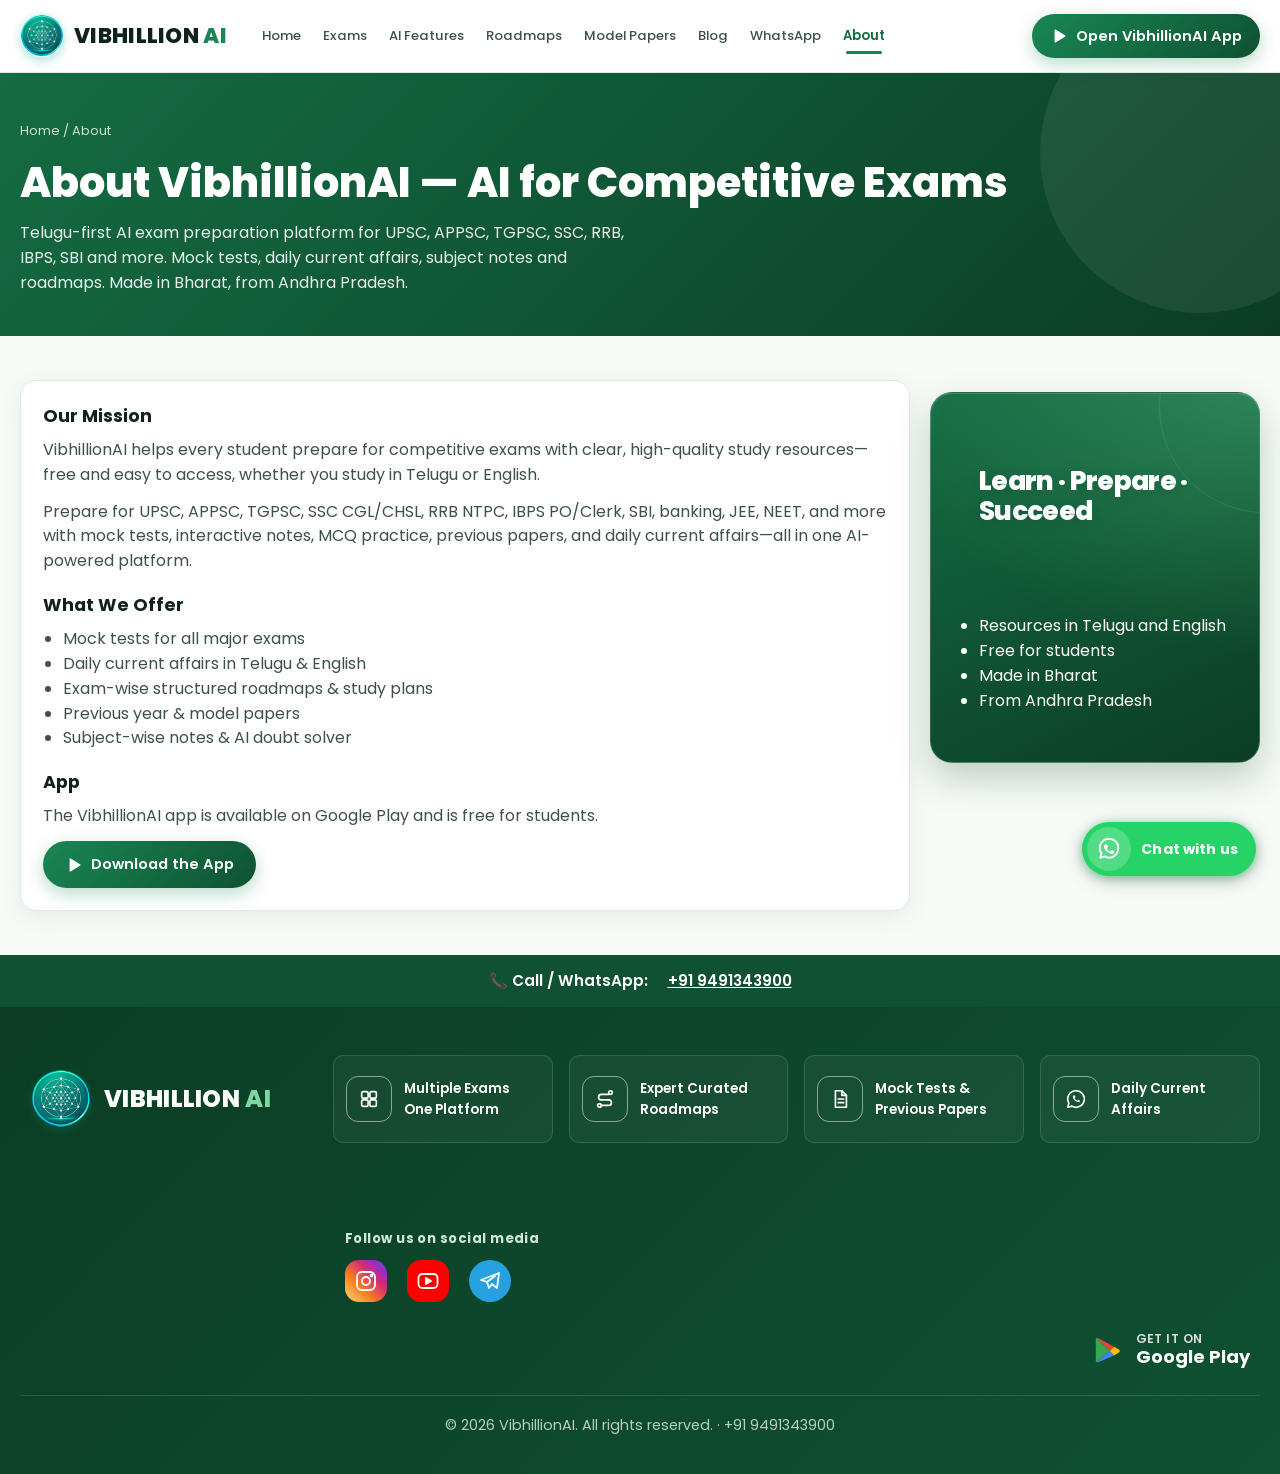
<file: about.html>
<!doctype html>
<html lang="en">
<head>
<meta charset="utf-8">
<meta name="viewport" content="width=device-width,initial-scale=1">
<title>About VibhillionAI — Telugu-First AI Exam Preparation Platform from Andhra Pradesh</title>
<meta name="description" content="VibhillionAI is a free Telugu-first AI platform for UPSC, APPSC, TGPSC, SSC, RRB, IBPS &amp; all competitive exams. Mock tests, current affairs, notes &amp; roadmaps. Made in Bharat, from Andhra Pradesh.">
<meta name="robots" content="index, follow">
<link rel="canonical" href="https://www.vibhillionai.com/about.html">
<meta property="og:type" content="website">
<meta property="og:url" content="https://www.vibhillionai.com/about.html">
<meta property="og:title" content="About VibhillionAI — Free AI Exam Prep from Andhra Pradesh">
<meta property="og:description" content="Telugu-first AI platform for all competitive exams. Free mock tests, daily current affairs &amp; study material.">
<meta property="og:site_name" content="VibhillionAI">
<meta name="twitter:card" content="summary_large_image">
<meta name="twitter:title" content="About VibhillionAI">
<meta name="twitter:description" content="Telugu-first free AI exam preparation platform from Andhra Pradesh.">
<meta name="theme-color" content="#146c43">
<link rel="icon" href="assets/vibhillion-mark.png" type="image/png">
<link rel="stylesheet" href="assets/css/style.css">
</head>
<body data-page="about">
<header id="site-header"></header>
<main>
<section class="page-hero"><div class="container">
  <div class="crumbs"><a href="index.html">Home</a> / About</div>
    <h1>About VibhillionAI — AI for Competitive Exams</h1>
  <p>Telugu-first AI exam preparation platform for UPSC, APPSC, TGPSC, SSC, RRB, IBPS, SBI and more. Mock tests, daily current affairs, subject notes and roadmaps. Made in Bharat, from Andhra Pradesh.</p>
</div></section><section><div class="container split">
  <div class="card panel prose">
    <h3 style="margin-top:0">Our Mission</h3>
    <p>VibhillionAI helps every student prepare for competitive exams with clear, high-quality study resources—free and easy to access, whether you study in Telugu or English.</p>
    <p>Prepare for UPSC, APPSC, TGPSC, SSC CGL/CHSL, RRB NTPC, IBPS PO/Clerk, SBI, banking, JEE, NEET, and more with mock tests, interactive notes, MCQ practice, previous papers, and daily current affairs—all in one AI-powered platform.</p>
    <h3>What We Offer</h3>
    <ul class="checks" style="color:var(--ink2)">
      <li>Mock tests for all major exams</li>
      <li>Daily current affairs in Telugu &amp; English</li>
      <li>Exam-wise structured roadmaps &amp; study plans</li>
      <li>Previous year &amp; model papers</li>
      <li>Subject-wise notes &amp; AI doubt solver</li>
    </ul>
    <h3>App</h3>
    <p>The VibhillionAI app is available on Google Play and is free for students.</p>
    <a class="btn btn-primary" data-play href="#" target="_blank" rel="noopener"><span data-icon="play"></span> Download the App</a>
  </div>
  <aside class="plan-card">
    <h3>Learn · Prepare · Succeed</h3>
    <p>Your Success, Our Mission.</p>
    <ul class="checks"><li>Resources in Telugu and English</li><li>Free for students</li><li>Made in Bharat</li><li>From Andhra Pradesh</li></ul>
    <span class="hand">Better Prep<br>Bigger Dreams</span>
  </aside>
</div></section>
</main>
<footer id="site-footer"></footer>
<script src="assets/js/data.js"></script>
<script src="assets/js/main.js"></script>
</body>
</html>
</file>
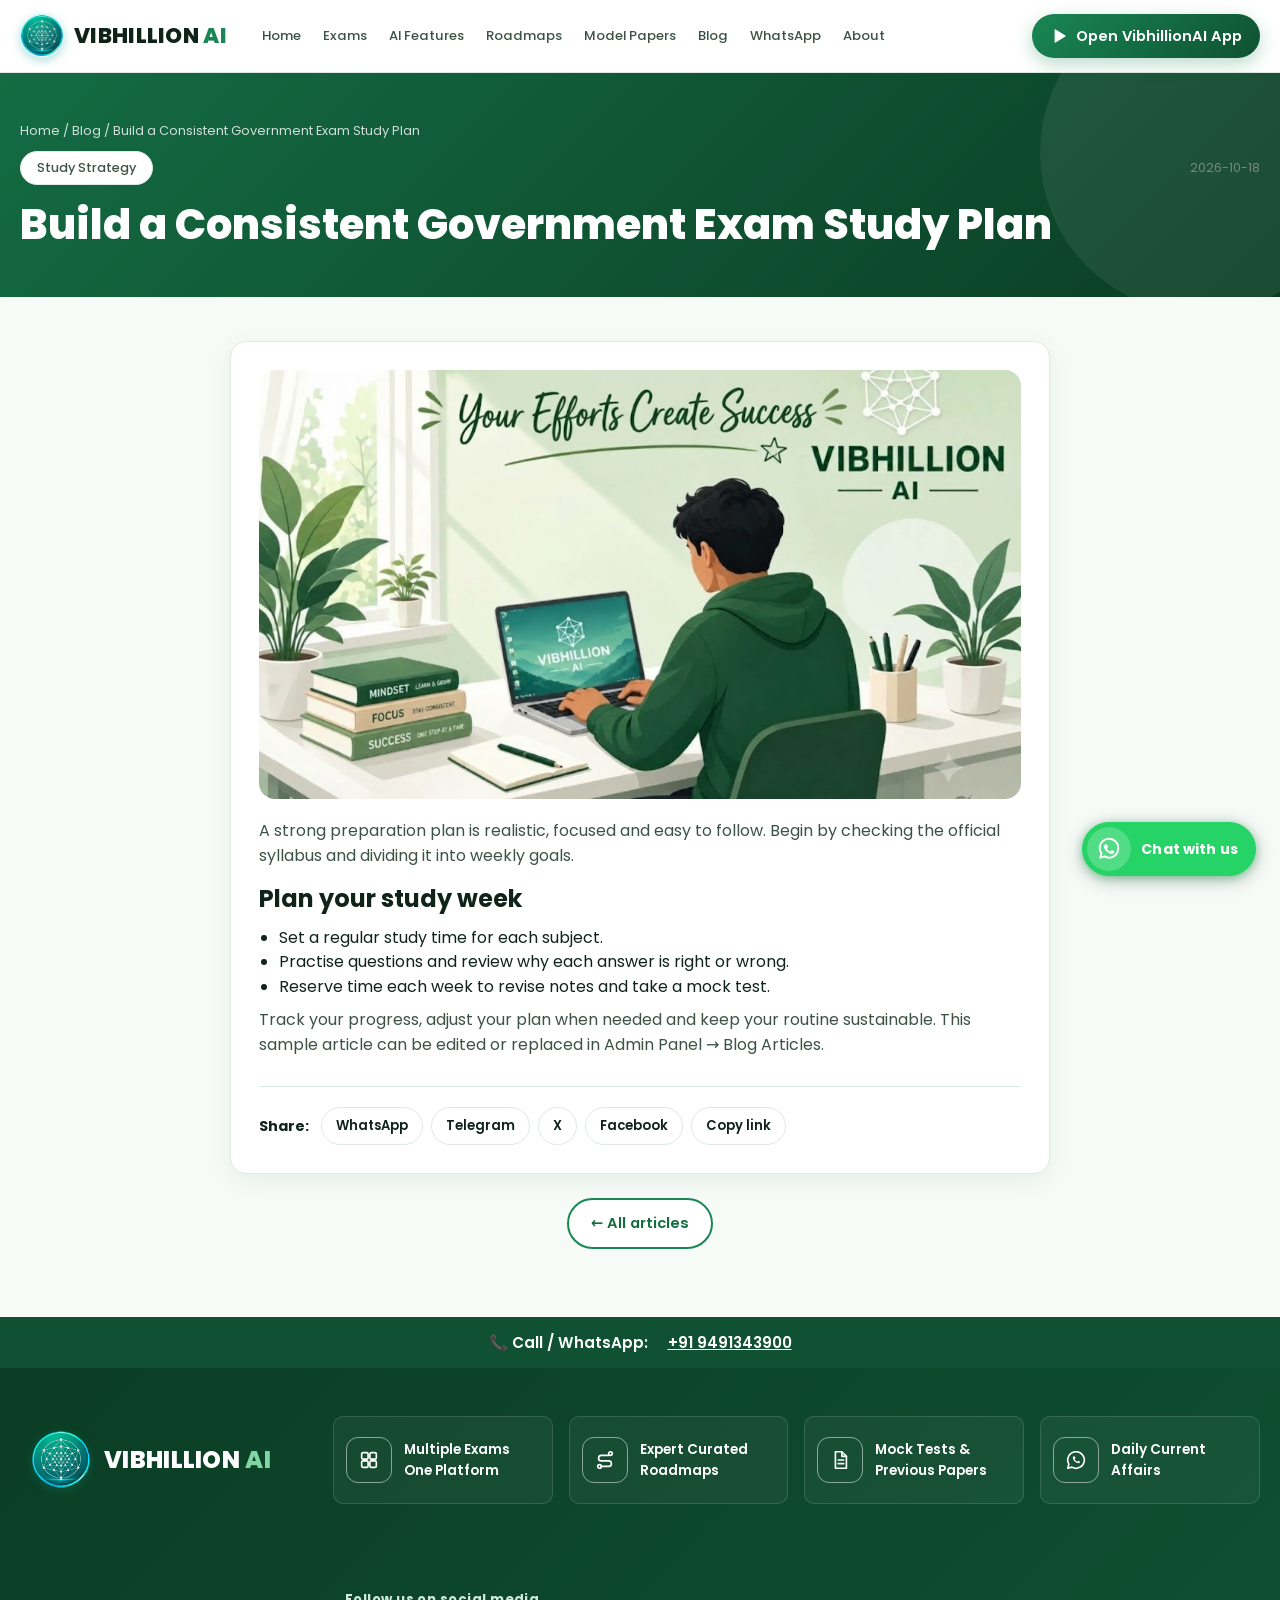
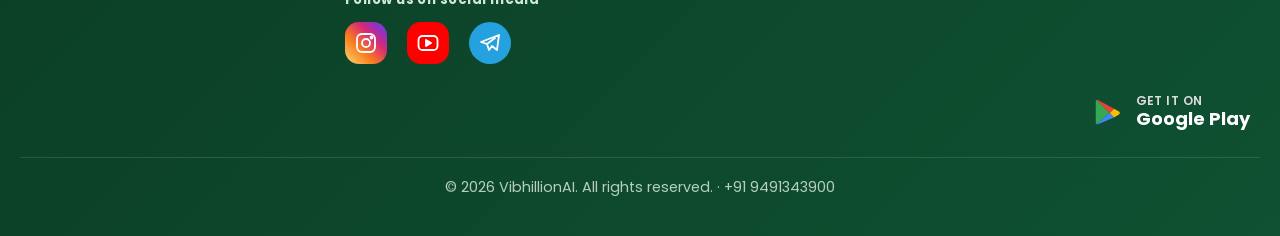
<file: article.html>
<!doctype html>
<html lang="en">
<head>
<meta charset="utf-8">
<meta name="viewport" content="width=device-width,initial-scale=1">
<title>Article — VibhillionAI</title>
<meta name="description" content="Exam preparation article from VibhillionAI — strategy, current affairs and tips in Telugu and English.">
<meta name="robots" content="index, follow">
<meta property="og:type" content="article">
<meta property="og:site_name" content="VibhillionAI">
<meta name="twitter:card" content="summary_large_image">
<meta name="theme-color" content="#146c43">
<link rel="icon" href="assets/vibhillion-mark.png" type="image/png">
<link rel="stylesheet" href="assets/css/style.css">
</head>
<body data-page="article">
<header id="site-header"></header>
<main>
<section class="page-hero"><div class="container" id="article-hero"></div></section>
<section><div class="container"><article class="card panel prose" id="article-body" style="max-width:820px;margin:0 auto;padding:28px"></article>
<div style="text-align:center;margin:24px 0"><a class="btn btn-outline" href="blog.html">← All articles</a></div>
</div></section>
</main>
<footer id="site-footer"></footer>
<script src="assets/js/data.js"></script>
<script src="assets/js/main.js"></script>
</body>
</html>
</file>
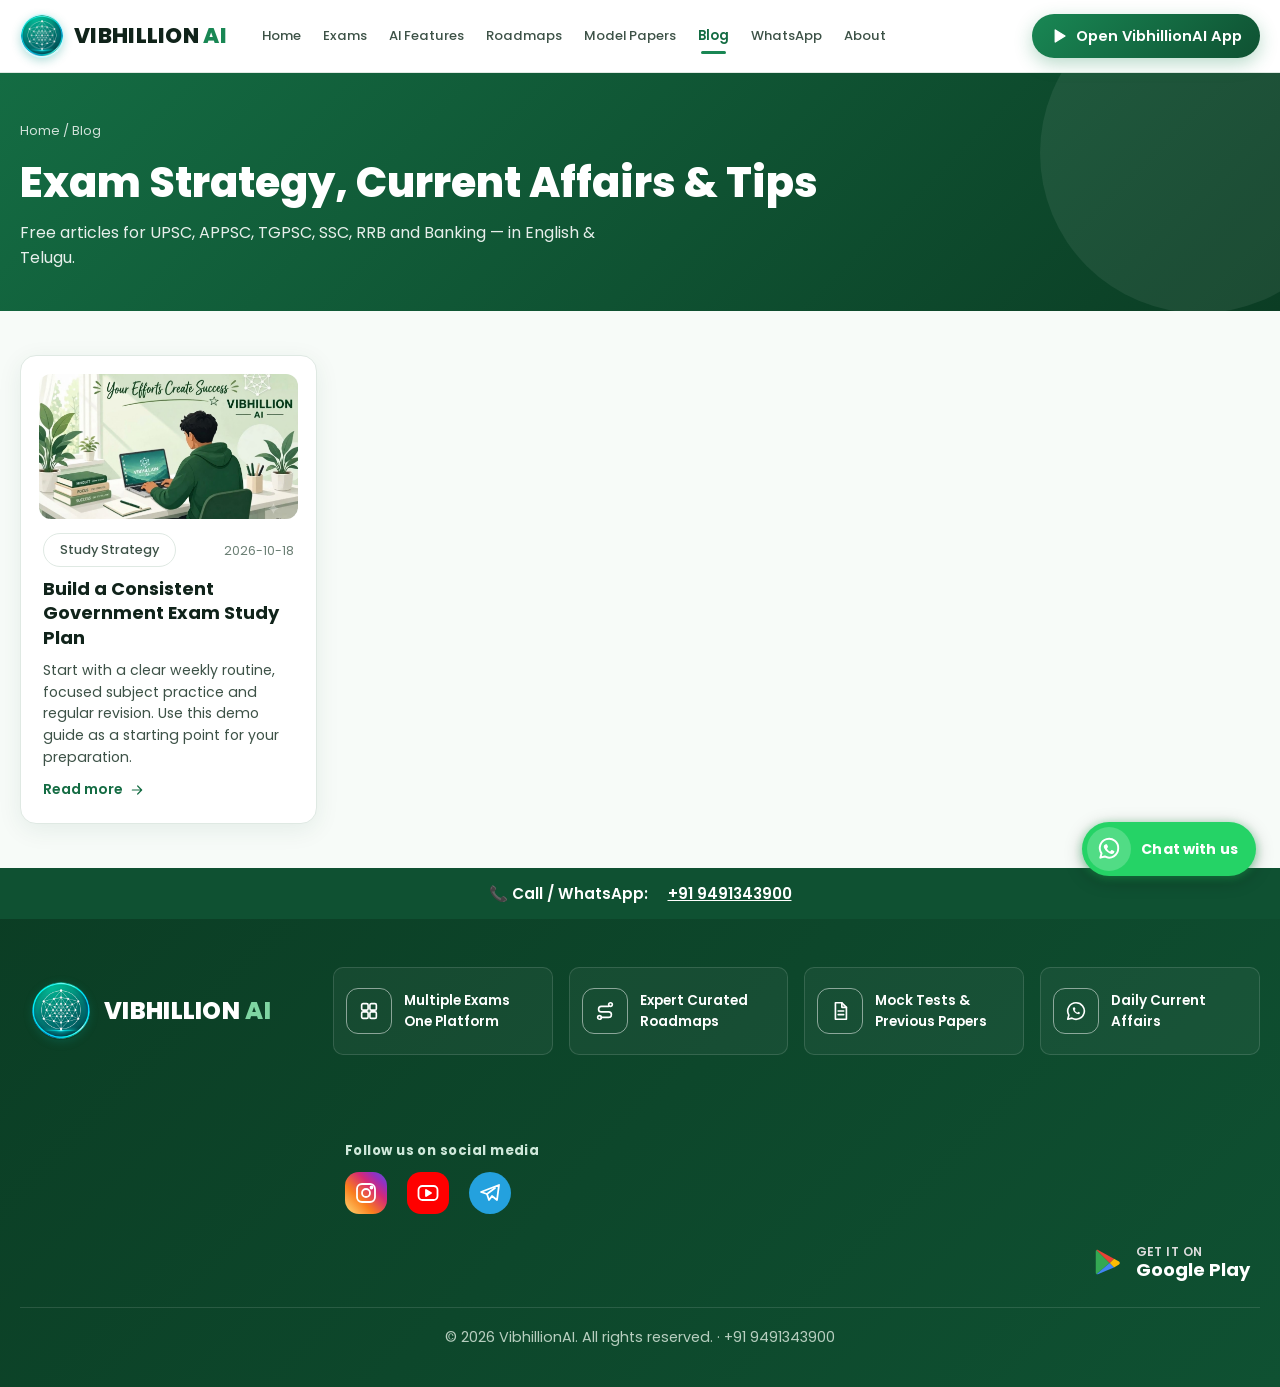
<file: blog.html>
<!doctype html>
<html lang="en">
<head>
<meta charset="utf-8">
<meta name="viewport" content="width=device-width,initial-scale=1">
<title>Blog — Exam Strategy, Current Affairs &amp; Tips | VibhillionAI</title>
<meta name="description" content="Free articles on APPSC, TGPSC, UPSC, SSC, RRB preparation strategy, daily current affairs and exam tips in Telugu and English.">
<meta name="robots" content="index, follow">
<link rel="canonical" href="https://www.vibhillionai.com/blog.html">
<meta property="og:type" content="website">
<meta property="og:url" content="https://www.vibhillionai.com/blog.html">
<meta property="og:title" content="Blog — Exam Strategy &amp; Current Affairs | VibhillionAI">
<meta property="og:description" content="APPSC, TGPSC, UPSC strategy articles and current affairs tips in Telugu &amp; English.">
<meta property="og:site_name" content="VibhillionAI">
<meta name="twitter:card" content="summary_large_image">
<meta name="theme-color" content="#146c43">
<link rel="icon" href="assets/vibhillion-mark.png" type="image/png">
<link rel="stylesheet" href="assets/css/style.css">
</head>
<body data-page="blog">
<header id="site-header"></header>
<main>
<section class="page-hero"><div class="container">
  <div class="crumbs"><a href="index.html">Home</a> / <span>Blog</span></div>
  <h1>Exam Strategy, Current Affairs &amp; Tips</h1>
  <p>Free articles for UPSC, APPSC, TGPSC, SSC, RRB and Banking — in English &amp; Telugu.</p>
</div></section>
<section><div class="container">
  <div id="blog-list" class="blog-grid"></div>
</div></section>
</main>
<footer id="site-footer"></footer>
<script src="assets/js/data.js"></script>
<script src="assets/js/main.js"></script>
</body>
</html>
</file>
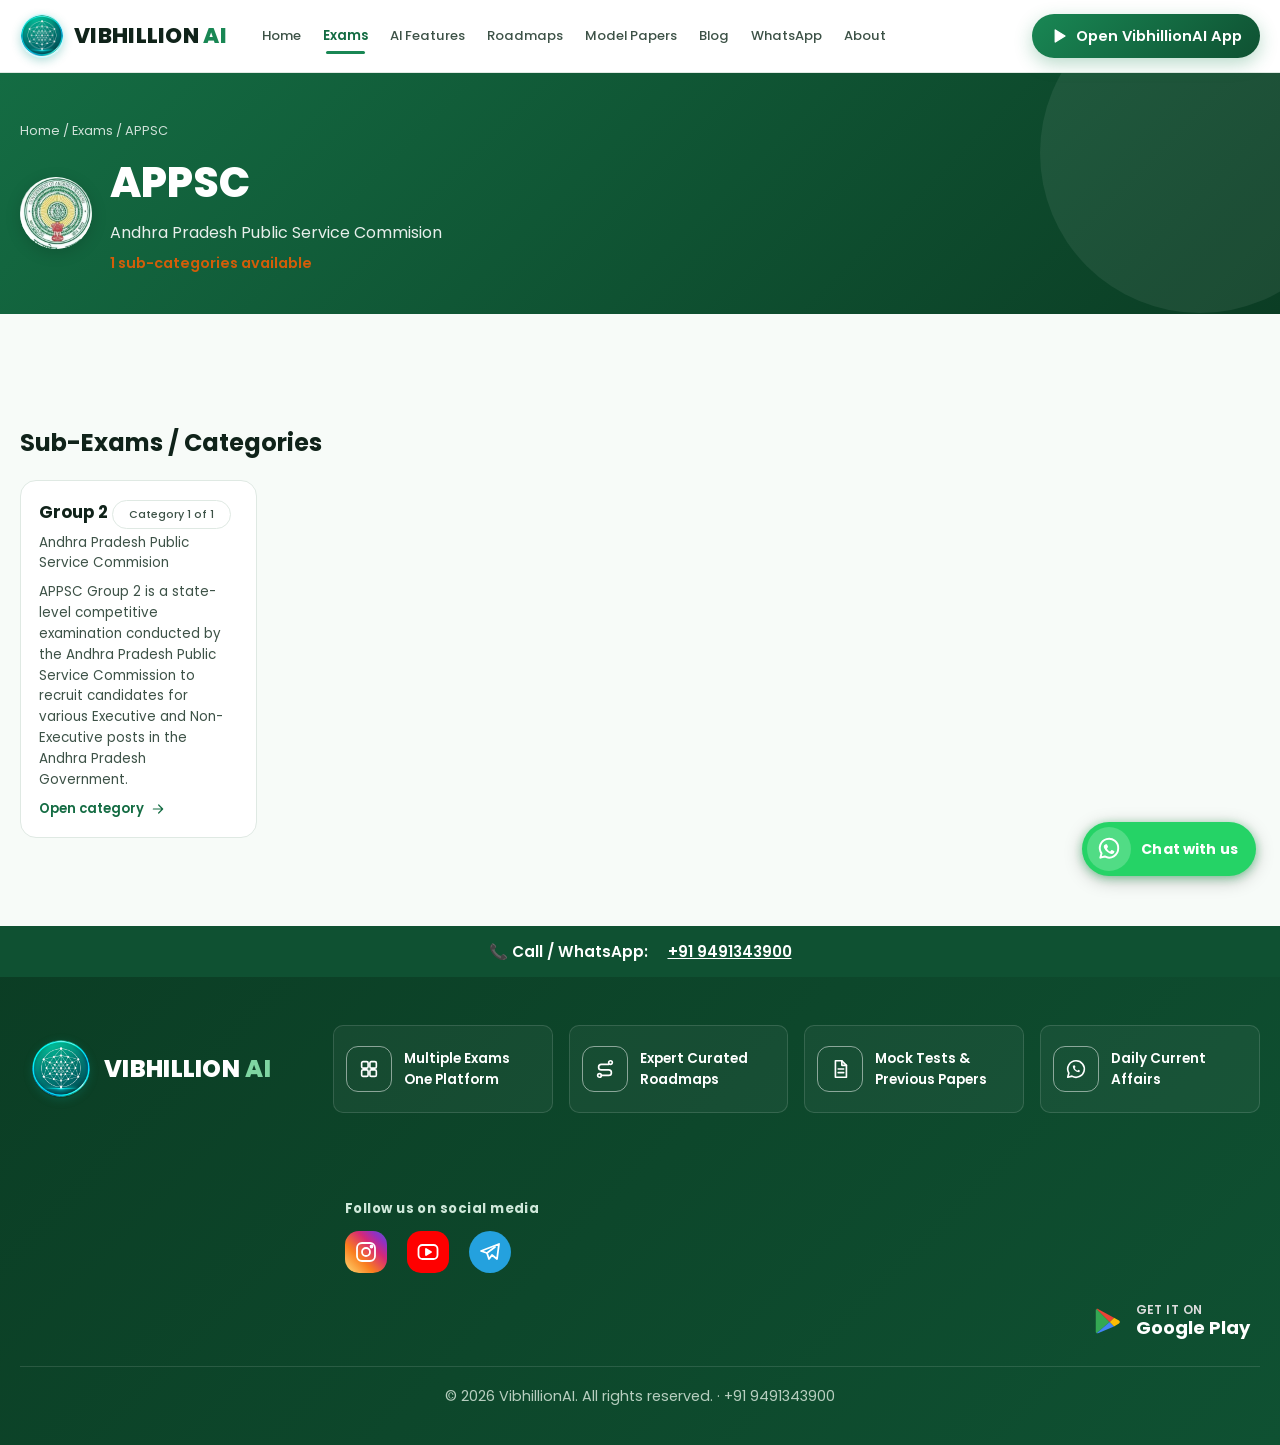
<file: exam.html>
<!doctype html>
<html lang="en">
<head>
<meta charset="utf-8">
<meta name="viewport" content="width=device-width,initial-scale=1">
<title>Exam Details — VibhillionAI</title>
<meta name="description" content="Explore exam details and available subsections for UPSC, APPSC, TGPSC, SSC, RRB, IBPS and more in Telugu &amp; English.">
<meta name="robots" content="index, follow">
<meta property="og:type" content="website">
<meta property="og:title" content="Exam Details | VibhillionAI">
<meta property="og:description" content="Explore exam details and available subsections.">
<meta property="og:site_name" content="VibhillionAI">
<meta name="twitter:card" content="summary_large_image">
<meta name="theme-color" content="#146c43">
<link rel="icon" href="assets/vibhillion-mark.png" type="image/png">
<link rel="stylesheet" href="assets/css/style.css">
</head>
<body data-page="exam">
<header id="site-header"></header>
<main>
<section class="page-hero"><div class="container" id="exam-hero"></div></section>
<section><div class="container" id="exam-body"></div></section>
</main>
<footer id="site-footer"></footer>
<script src="assets/js/data.js"></script>
<script src="assets/js/main.js"></script>
</body>
</html>
</file>
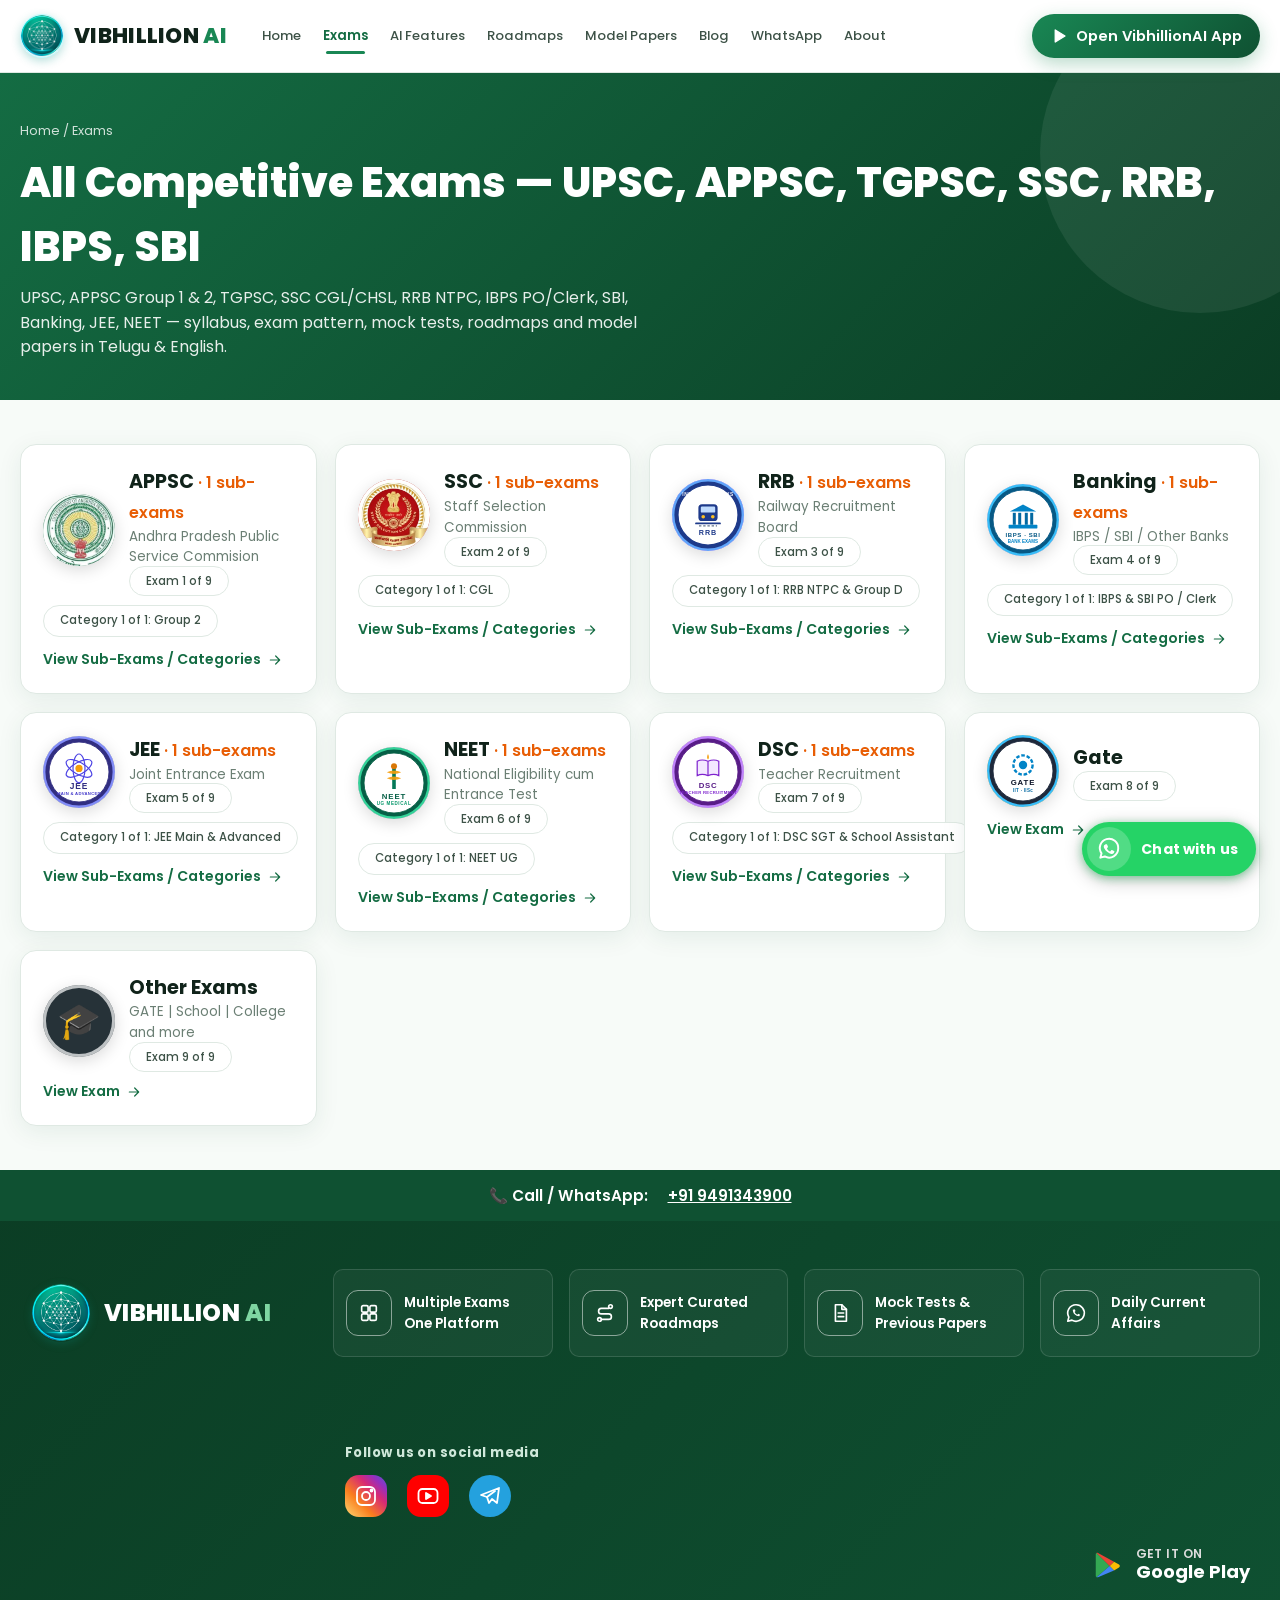
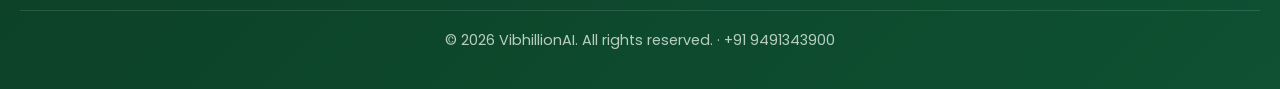
<file: exams.html>
<!doctype html>
<html lang="en">
<head>
<meta charset="utf-8">
<meta name="viewport" content="width=device-width,initial-scale=1">
<title>All Competitive Exams — UPSC, APPSC, TGPSC, SSC, RRB, IBPS, SBI | VibhillionAI</title>
<meta name="description" content="Complete list of exams: UPSC, APPSC, TGPSC, SSC CGL/CHSL, RRB NTPC, IBPS PO/Clerk, SBI, Banking, JEE, NEET. Get syllabus, exam pattern, roadmaps, mock tests &amp; model papers in Telugu &amp; English.">
<meta name="robots" content="index, follow">
<link rel="canonical" href="https://www.vibhillionai.com/exams.html">
<meta property="og:type" content="website">
<meta property="og:url" content="https://www.vibhillionai.com/exams.html">
<meta property="og:title" content="All Competitive Exams — UPSC, APPSC, TGPSC, SSC, RRB, IBPS | VibhillionAI">
<meta property="og:description" content="UPSC, APPSC, TGPSC, SSC, RRB NTPC, IBPS, SBI — syllabus, pattern, roadmaps, mock tests &amp; papers in Telugu &amp; English.">
<meta property="og:site_name" content="VibhillionAI">
<meta name="twitter:card" content="summary_large_image">
<meta name="twitter:title" content="All Competitive Exams | VibhillionAI">
<meta name="twitter:description" content="UPSC, APPSC, TGPSC, SSC, RRB, IBPS, SBI — study material &amp; AI tools.">
<meta name="theme-color" content="#146c43">
<link rel="icon" href="assets/vibhillion-mark.png" type="image/png">
<link rel="stylesheet" href="assets/css/style.css">
</head>
<body data-page="exams">
<header id="site-header"></header>
<main>
<section class="page-hero"><div class="container">
  <div class="crumbs"><a href="index.html">Home</a> / Exams</div>
  <h1>All Competitive Exams — UPSC, APPSC, TGPSC, SSC, RRB, IBPS, SBI</h1>
  <p>UPSC, APPSC Group 1 &amp; 2, TGPSC, SSC CGL/CHSL, RRB NTPC, IBPS PO/Clerk, SBI, Banking, JEE, NEET — syllabus, exam pattern, mock tests, roadmaps and model papers in Telugu &amp; English.</p>
</div></section><section><div class="container"><div class="info-grid" id="all-exams" style="grid-template-columns:repeat(auto-fill,minmax(280px,1fr));gap:18px"></div></div></section>
</main>
<footer id="site-footer"></footer>
<script src="assets/js/data.js"></script>
<script src="assets/js/main.js"></script>
</body>
</html>
</file>
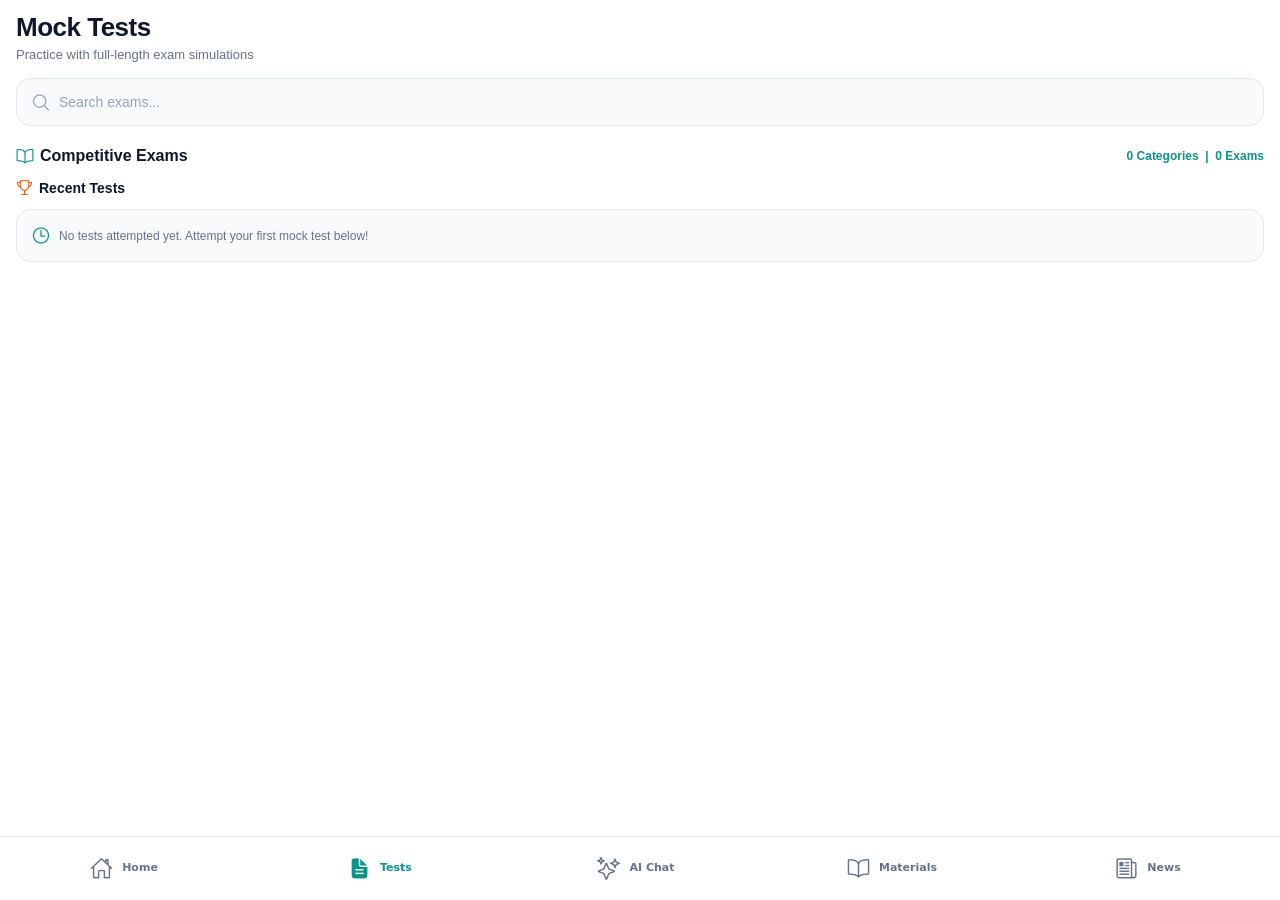
<file: mock-test.html>
<!doctype html>
<html lang="en">
  <head>
    <meta charset="utf-8" />
    <meta httpEquiv="X-UA-Compatible" content="IE=edge" />
    <meta name="viewport" content="width=device-width, initial-scale=1, shrink-to-fit=no" />
    <title>VibhillionAI — Student Mock Test Portal</title>
    <!-- The `react-native-web` recommended style reset: https://necolas.github.io/react-native-web/docs/setup/#root-element -->
    <style id="expo-reset">
      /* These styles make the body full-height */
      html,
      body {
        height: 100%;
      }
      /* These styles disable body scrolling if you are using <ScrollView> */
      body {
        overflow: hidden;
      }
      /* These styles make the root element full-height */
      #root {
        display: flex;
        height: 100%;
        flex: 1;
      }
    </style>
  <link rel="icon" href="/favicon.ico"/></head>

  <body>
    <!-- Use static rendering with Expo Router to support running without JavaScript. -->
    <noscript> You need to enable JavaScript to run this app. </noscript>
    <!-- The root element for your Expo app. -->
    <div id="root"></div>
  <script src="/_expo/static/js/web/__expo-metro-runtime-97703ae02682710149335928b974f18d.js" defer></script><script src="/_expo/static/js/web/__common-45e6aa20ad6689f49d04be6cd8e2d392.js" defer></script><script src="/_expo/static/js/web/entry-2dbaf6d3f53cde95662f950fd916ca11.js" defer></script>
</body>
</html>
</file>
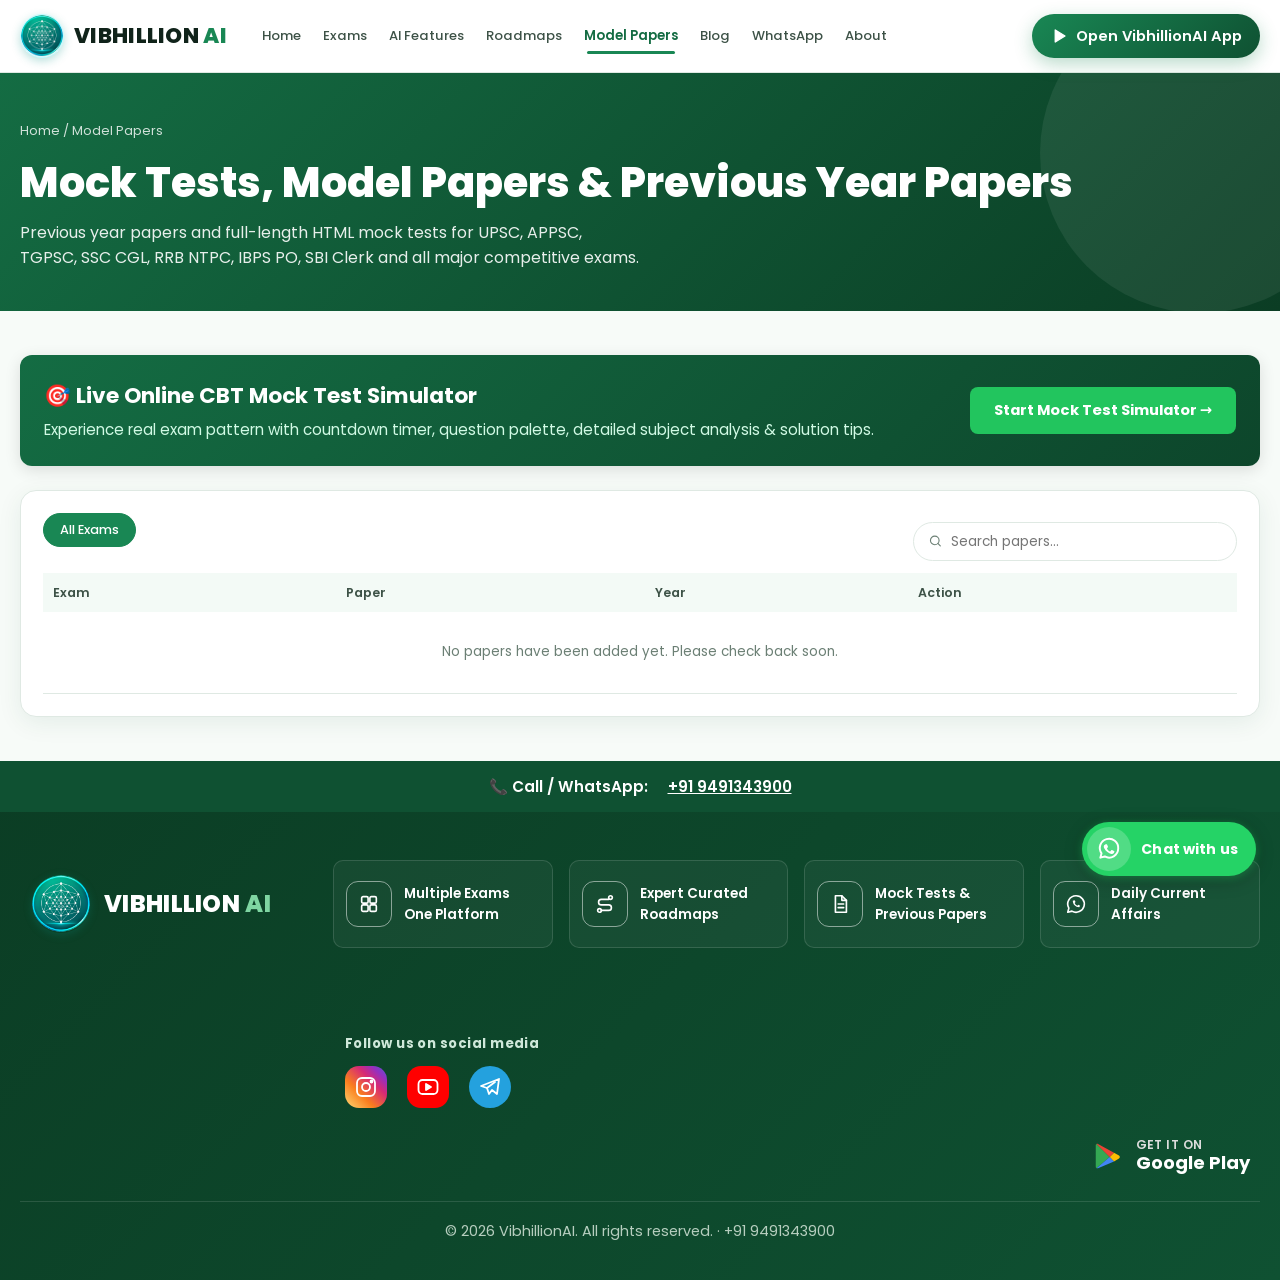
<file: papers.html>
<!doctype html>
<html lang="en">
<head>
<meta charset="utf-8">
<meta name="viewport" content="width=device-width,initial-scale=1">
<title>Model Papers &amp; Previous Year Papers — UPSC, APPSC, TGPSC, SSC, RRB, IBPS | VibhillionAI</title>
<meta name="description" content="Download previous year papers and full-length model papers for UPSC, APPSC, TGPSC, SSC CGL, RRB NTPC, IBPS PO, SBI Clerk and more. Practice with real exam pattern in Telugu &amp; English.">
<meta name="robots" content="index, follow">
<link rel="canonical" href="https://www.vibhillionai.com/papers.html">
<meta property="og:type" content="website">
<meta property="og:url" content="https://www.vibhillionai.com/papers.html">
<meta property="og:title" content="Model &amp; Previous Year Papers — All Competitive Exams | VibhillionAI">
<meta property="og:description" content="Previous year &amp; model papers for UPSC, APPSC, TGPSC, SSC, RRB, IBPS, SBI exams.">
<meta property="og:site_name" content="VibhillionAI">
<meta name="twitter:card" content="summary_large_image">
<meta name="twitter:title" content="Model &amp; Previous Papers | VibhillionAI">
<meta name="twitter:description" content="PYQs and model papers for all major competitive exams.">
<meta name="theme-color" content="#146c43">
<link rel="icon" href="assets/vibhillion-mark.png" type="image/png">
<link rel="stylesheet" href="assets/css/style.css">
</head>
<body data-page="papers">
<header id="site-header"></header>
<main>
<section class="page-hero"><div class="container">
  <div class="crumbs"><a href="index.html">Home</a> / Model Papers</div>
    <h1>Mock Tests, Model Papers &amp; Previous Year Papers</h1>
  <p>Previous year papers and full-length HTML mock tests for UPSC, APPSC, TGPSC, SSC CGL, RRB NTPC, IBPS PO, SBI Clerk and all major competitive exams.</p>
</div></section><section><div class="container">
  <div style="background: linear-gradient(135deg, #146c43, #0d462b); color: #fff; padding: 24px; border-radius: 12px; margin-bottom: 24px; display: flex; justify-content: space-between; align-items: center; flex-wrap: wrap; gap: 16px; box-shadow: 0 4px 16px rgba(0,0,0,0.12);">
    <div>
      <h2 style="color: #fff; margin: 0 0 6px 0; font-size: 1.35rem;">🎯 Live Online CBT Mock Test Simulator</h2>
      <p style="margin: 0; color: #d1fae5; font-size: 0.95rem;">Experience real exam pattern with countdown timer, question palette, detailed subject analysis &amp; solution tips.</p>
    </div>
    <a href="student.html" class="btn" style="background: #22c55e; color: #fff; font-weight: 700; padding: 12px 24px; border-radius: 8px; text-decoration: none; display: inline-block;">Start Mock Test Simulator →</a>
  </div>
  <div class="card panel" id="papers-full"></div>
</div></section>
</main>
<footer id="site-footer"></footer>
<script src="assets/js/data.js"></script>
<script src="assets/js/main.js"></script>
</body>
</html>
</file>
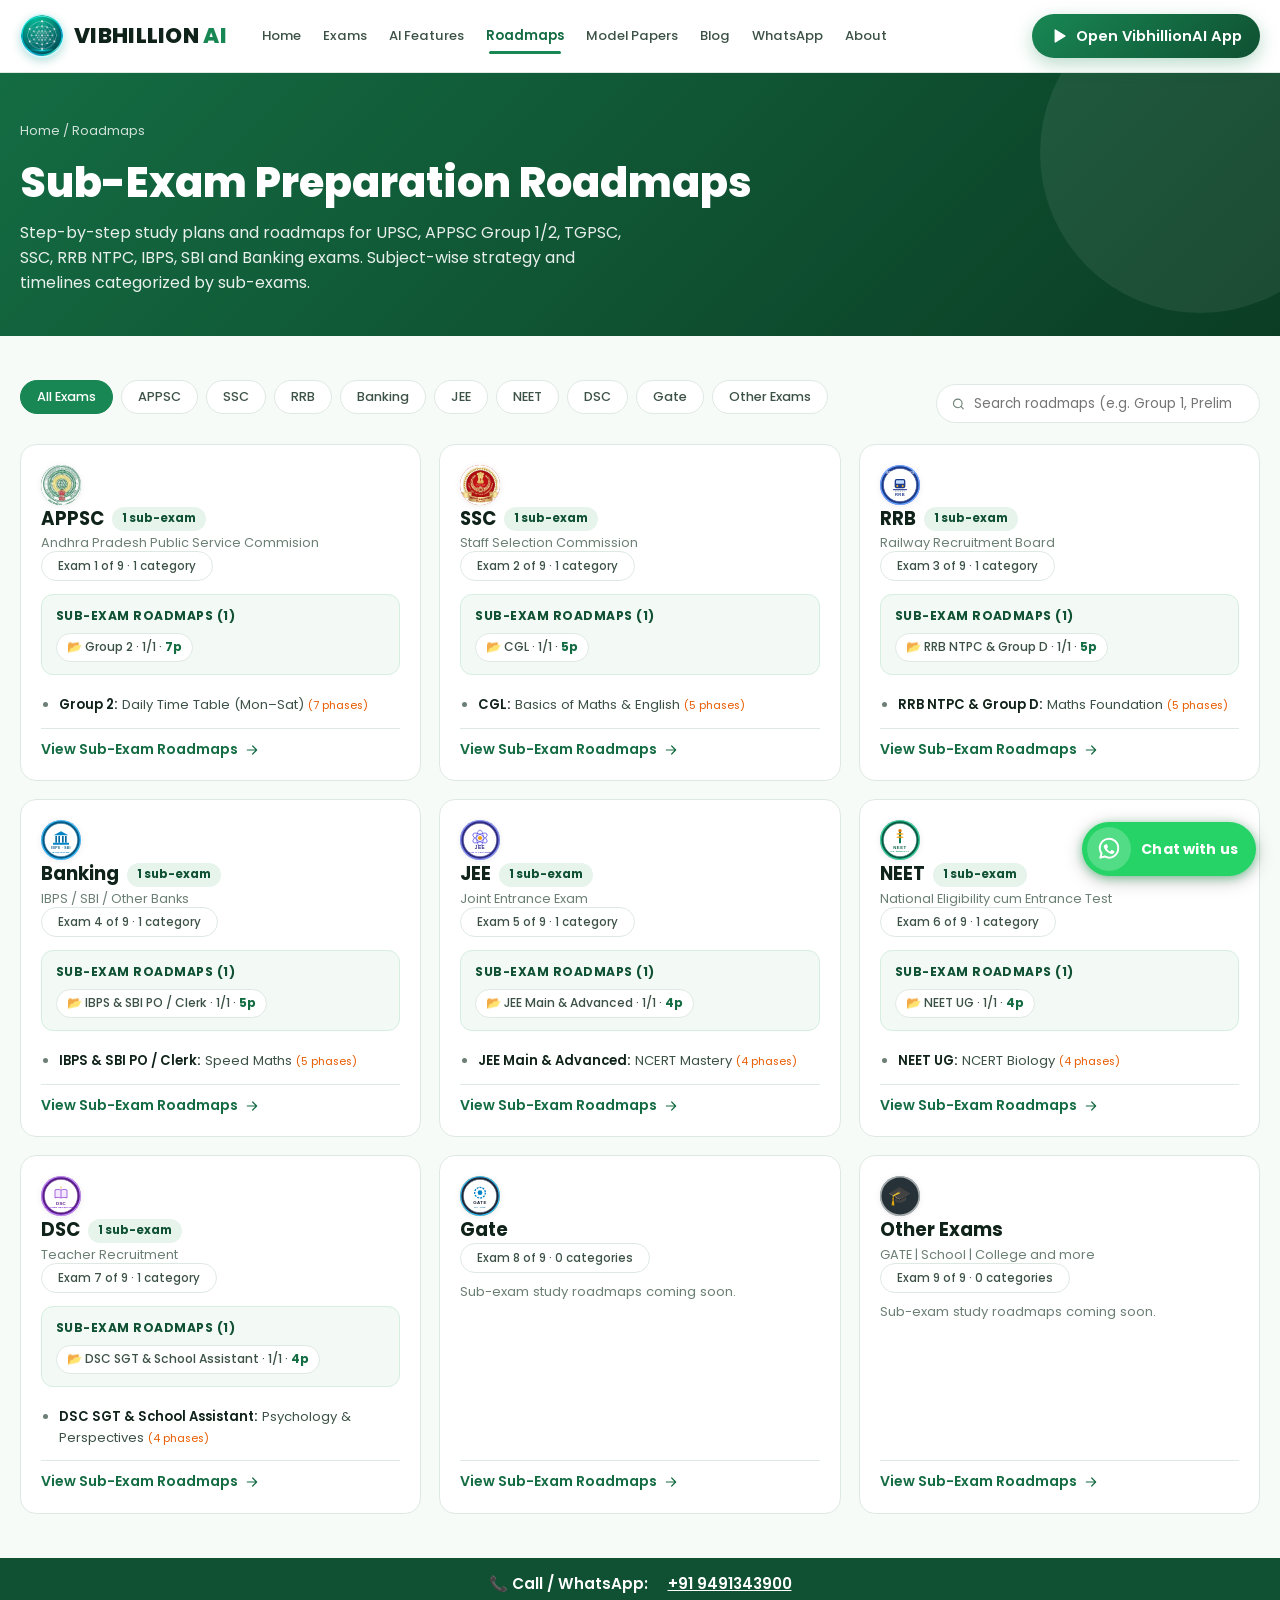
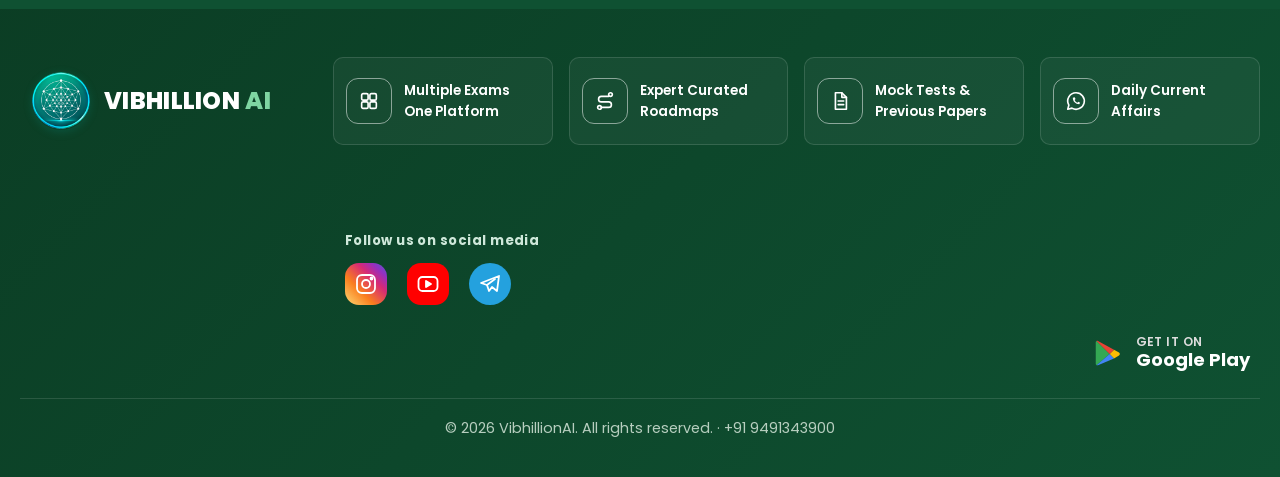
<file: roadmaps.html>
<!doctype html>
<html lang="en">
<head>
<meta charset="utf-8">
<meta name="viewport" content="width=device-width,initial-scale=1">
<title>Exam Preparation Roadmaps — UPSC, APPSC, TGPSC, SSC, RRB, IBPS | VibhillionAI</title>
<meta name="description" content="Free step-by-step preparation roadmaps for UPSC, APPSC Group 1/2, TGPSC, SSC, RRB NTPC, IBPS, SBI and more. Subject-wise study plans, strategy &amp; timelines in Telugu &amp; English.">
<meta name="robots" content="index, follow">
<link rel="canonical" href="https://www.vibhillionai.com/roadmaps.html">
<meta property="og:type" content="website">
<meta property="og:url" content="https://www.vibhillionai.com/roadmaps.html">
<meta property="og:title" content="Exam Preparation Roadmaps — UPSC, APPSC, TGPSC, SSC, RRB | VibhillionAI">
<meta property="og:description" content="Step-by-step roadmaps &amp; study plans for all major competitive exams in Telugu &amp; English.">
<meta property="og:site_name" content="VibhillionAI">
<meta name="twitter:card" content="summary_large_image">
<meta name="twitter:title" content="Exam Roadmaps | VibhillionAI">
<meta name="twitter:description" content="Free preparation roadmaps for UPSC, APPSC, TGPSC, SSC, RRB, Banking exams.">
<meta name="theme-color" content="#146c43">
<link rel="icon" href="assets/vibhillion-mark.png" type="image/png">
<link rel="stylesheet" href="assets/css/style.css">
</head>
<body data-page="roadmaps">
<header id="site-header"></header>
<main>
<div id="rm-hero">
<section class="page-hero"><div class="container">
  <div class="crumbs"><a href="index.html">Home</a> / Roadmaps</div>
  <h1>Exam Preparation Roadmaps — UPSC, APPSC, TGPSC, SSC, RRB, IBPS</h1>
  <p>Step-by-step study plans and roadmaps for UPSC, APPSC Group 1/2, TGPSC, SSC, RRB NTPC, IBPS, SBI and Banking exams. Subject-wise strategy in Telugu &amp; English.</p>
</div></section>
</div>
<section><div class="container" id="rm-body"><div class="info-grid" id="rm-list" style="grid-template-columns:repeat(auto-fill,minmax(300px,1fr));gap:18px"></div></div></section>
</main>
<footer id="site-footer"></footer>
<script src="assets/js/data.js"></script>
<script src="assets/js/main.js"></script>
</body>
</html>
</file>
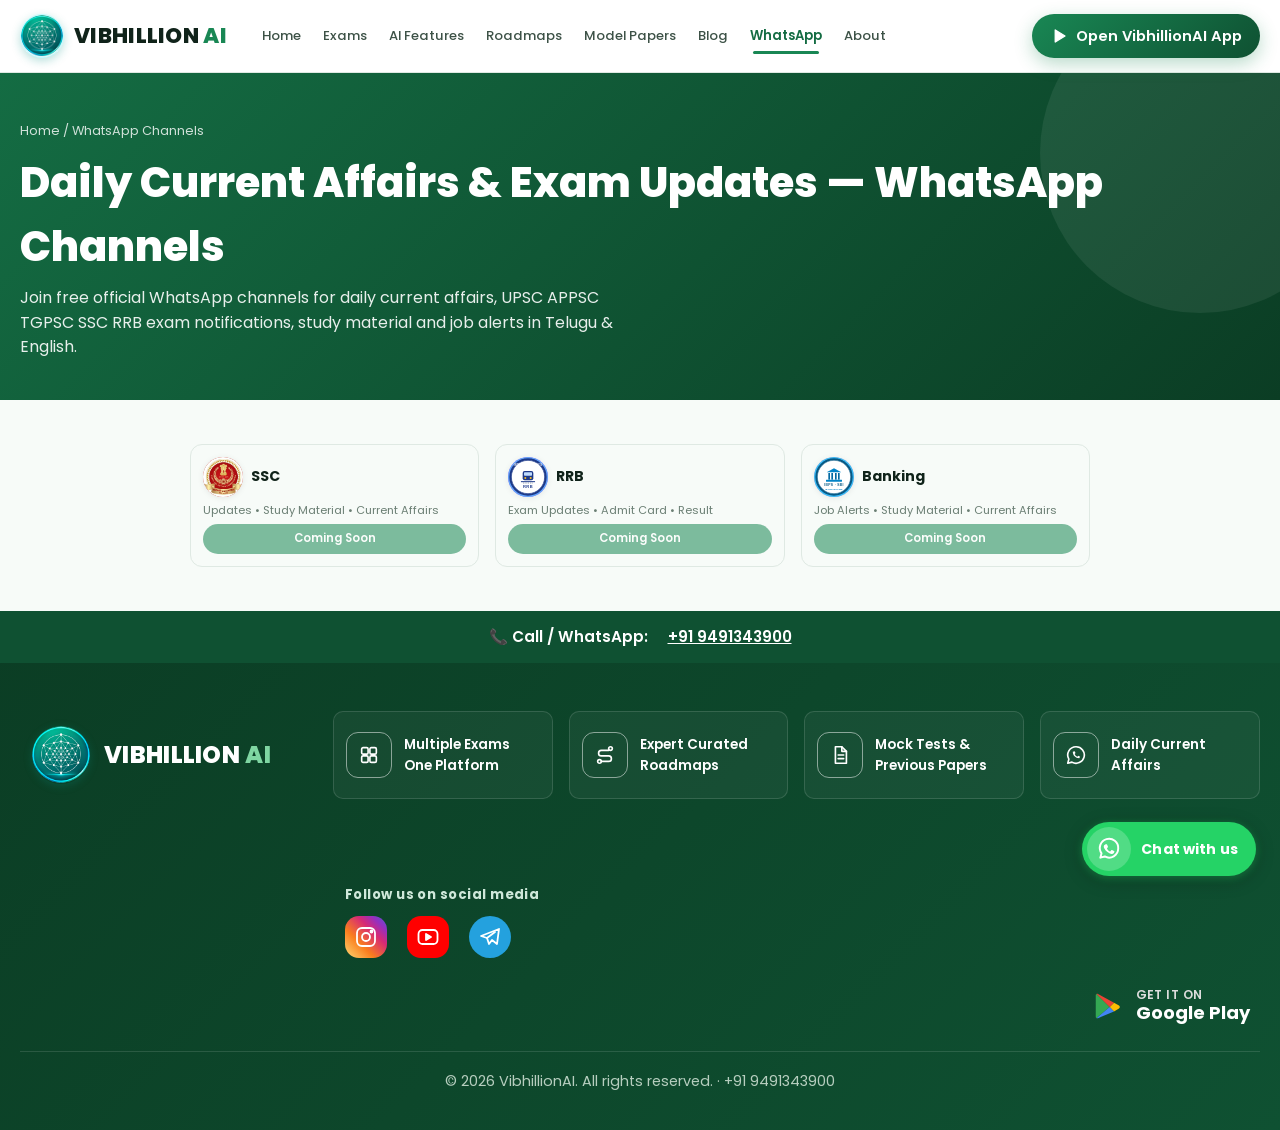
<file: whatsapp.html>
<!doctype html>
<html lang="en">
<head>
<meta charset="utf-8">
<meta name="viewport" content="width=device-width,initial-scale=1">
<title>Official WhatsApp Channels — Daily Current Affairs &amp; Exam Updates | VibhillionAI</title>
<meta name="description" content="Join official WhatsApp channels for UPSC, APPSC, TGPSC, SSC, RRB, Banking daily current affairs, exam notifications, study material and job alerts in Telugu &amp; English.">
<meta name="robots" content="index, follow">
<link rel="canonical" href="https://www.vibhillionai.com/whatsapp.html">
<meta property="og:type" content="website">
<meta property="og:url" content="https://www.vibhillionai.com/whatsapp.html">
<meta property="og:title" content="Official WhatsApp Channels — Daily Current Affairs | VibhillionAI">
<meta property="og:description" content="Official WhatsApp channels for daily current affairs, exam updates &amp; study material for all competitive exams.">
<meta property="og:site_name" content="VibhillionAI">
<meta name="twitter:card" content="summary_large_image">
<meta name="twitter:title" content="WhatsApp Channels | VibhillionAI">
<meta name="twitter:description" content="Daily current affairs &amp; exam updates on WhatsApp.">
<meta name="theme-color" content="#146c43">
<link rel="icon" href="assets/vibhillion-mark.png" type="image/png">
<link rel="stylesheet" href="assets/css/style.css">
</head>
<body data-page="whatsapp">
<header id="site-header"></header>
<main>
<section class="page-hero"><div class="container">
  <div class="crumbs"><a href="index.html">Home</a> / WhatsApp Channels</div>
    <h1>Daily Current Affairs &amp; Exam Updates — WhatsApp Channels</h1>
  <p>Join free official WhatsApp channels for daily current affairs, UPSC APPSC TGPSC SSC RRB exam notifications, study material and job alerts in Telugu &amp; English.</p>
</div></section><section><div class="container" style="max-width:900px"><div class="wa-grid" id="wa-full" style="gap:16px"></div></div></section>
</main>
<footer id="site-footer"></footer>
<script src="assets/js/data.js"></script>
<script src="assets/js/main.js"></script>
</body>
</html>
</file>
<file: assets/css/style.css>
/* =========================================================
   VibhillionAI — Static Site Styles
   Green theme based on the approved design mockup
   ========================================================= */
@import url('https://fonts.googleapis.com/css2?family=Poppins:wght@400;500;600;700;800&display=swap');

@font-face{font-family:'VibhiHand';src:url('../fonts/caveat-latin-700-normal.woff2') format('woff2');font-weight:400 800;font-display:swap}
@font-face{font-family:'VibhiTelugu';src:url('../fonts/noto-sans-telugu-telugu-400-normal.woff2') format('woff2');font-weight:400;font-display:swap;unicode-range:U+0C00-0C7F,U+200C-200D,U+25CC}
@font-face{font-family:'VibhiTelugu';src:url('../fonts/noto-sans-telugu-telugu-700-normal.woff2') format('woff2');font-weight:600 800;font-display:swap;unicode-range:U+0C00-0C7F,U+200C-200D,U+25CC}

:root{
  --g900:#0b3d24; --g800:#0f5132; --g700:#146c43; --g600:#198754; --g500:#22a05a;
  --g100:#e6f4ec; --g50:#f3faf6;
  --o600:#e85d04; --o500:#f48c06; --o100:#fff0e6; --o50:#fff7f0;
  --ink:#10231a; --ink2:#3d5247; --muted:#6b7f74;
  --line:#dfe9e3; --card:#ffffff; --bg:#f7fbf8;
  --radius:16px; --shadow:0 6px 24px rgba(15,81,50,.08);
  --shadow-lg:0 14px 40px rgba(15,81,50,.14);
  --font:'VibhiTelugu','Poppins',system-ui,sans-serif;
  --hand:'VibhiHand','Caveat',cursive;
}
*{box-sizing:border-box;margin:0;padding:0}
html{scroll-behavior:smooth}
body{font-family:var(--font);color:var(--ink);background:var(--bg);line-height:1.55;-webkit-font-smoothing:antialiased}
a{color:inherit;text-decoration:none}
img,svg{display:block;max-width:100%}
button{font:inherit;cursor:pointer;border:none;background:none}
.container{width:min(1240px,100% - 32px);margin-inline:auto}
.hand{font-family:var(--hand);color:var(--g800);font-weight:700}

/* ---------- Header ---------- */
.site-header{position:sticky;top:0;z-index:50;background:rgba(255,255,255,.96);backdrop-filter:blur(8px);border-bottom:1px solid var(--line)}
.nav{display:flex;align-items:center;gap:24px;height:72px}
.brand{display:flex;align-items:center;gap:10px;flex-shrink:0}
.brand-logo{width:44px;height:44px;border-radius:50%;object-fit:contain;box-shadow:0 2px 8px rgba(13,148,136,.25)}
.site-header .brand-logo{border-radius:50%;object-fit:contain;box-shadow:0 3px 10px rgba(13,148,136,.3);border:1px solid rgba(0,240,255,.25)}
.brand-name{font-weight:800;font-size:1.35rem;letter-spacing:.3px;line-height:1}
.brand-name span{color:var(--g600)}
.brand-tag{font-size:.68rem;color:var(--ink2);margin-top:3px}
.site-header .brand:hover .brand-logo,.site-header .brand:focus-visible .brand-logo{color:var(--o600)}
.site-header .brand:hover .brand-name,.site-header .brand:focus-visible .brand-name{color:var(--o600)}
.site-header .brand:hover .brand-name span,.site-header .brand:focus-visible .brand-name span{color:var(--o500)}
.site-header .brand-logo,.site-header .brand-name,.site-header .brand-name span{transition:color .2s ease}
.nav-menu{display:flex;align-items:center;flex:1}
.nav-links{display:flex;gap:4px;margin-left:12px}
.nav-links a{display:flex;align-items:center;gap:7px;padding:8px 10px;border-radius:10px;font-size:.9rem;font-weight:500;color:var(--ink2);position:relative;white-space:nowrap}
.nav-links a:hover,.nav-links a:focus-visible{color:var(--o600);background:var(--o50)}
.nav-links a:hover::after,.nav-links a:focus-visible::after{content:"";position:absolute;left:12px;right:12px;bottom:0;height:3px;border-radius:3px;background:var(--o600)}
.nav-links a.active{color:var(--g700);font-weight:600}
.nav-links a.active::after{content:"";position:absolute;left:12px;right:12px;bottom:0;height:3px;border-radius:3px;background:var(--g600)}
.nav-cta{margin-left:auto}
.menu-btn{display:none;margin-left:auto;width:42px;height:42px;border-radius:10px;background:var(--g50);color:var(--g800)}

/* ---------- Buttons ---------- */
.btn{display:inline-flex;align-items:center;gap:8px;padding:12px 22px;border-radius:999px;font-weight:600;font-size:.92rem;transition:.2s}
.btn svg{width:18px;height:18px}
.btn-primary{background:linear-gradient(135deg,var(--g600),var(--g800));color:#fff;box-shadow:0 6px 18px rgba(25,135,84,.3)}
.btn-primary:hover,.btn-primary:focus,.btn-primary:active{background:linear-gradient(135deg,var(--o500),var(--o600));box-shadow:0 10px 24px rgba(232,93,4,.35);transform:translateY(-2px)}
.btn-outline{border:2px solid var(--g600);color:var(--g700);background:#fff}
.btn-outline:hover,.btn-outline:focus,.btn-outline:active{background:var(--o50);border-color:var(--o600);color:var(--o600)}
.btn-light{background:#fff;color:var(--g800)}
.btn-ghost{border:1.5px solid rgba(255,255,255,.7);color:#fff}
.btn-ghost:hover{background:rgba(255,255,255,.12)}
.btn-sm{padding:7px 14px;font-size:.8rem}

/* ---------- Hero ---------- */
.hero{background:radial-gradient(1200px 500px at 85% 20%,#d6eedf 0,transparent 60%),linear-gradient(180deg,#f0f9f3,#f7fbf8);padding:56px 0 48px;overflow:hidden}
.hero-grid{display:grid;grid-template-columns:1.1fr 1fr;gap:40px;align-items:center}
.eyebrow{color:var(--g600);font-weight:700;font-size:1.15rem}
.hero h1{font-size:clamp(2rem,4.4vw,3.3rem);line-height:1.12;font-weight:800;margin:8px 0 16px;letter-spacing:-.5px}
.hero h1 em{font-style:normal;color:var(--g600)}
.hero p.lead{color:var(--ink2);font-size:1.02rem;max-width:520px}
.hero-actions{display:flex;flex-wrap:wrap;gap:12px;margin-top:26px}
.hero-art{position:relative;background:linear-gradient(145deg,var(--g700),var(--g900));border-radius:28px;padding:34px;color:#fff;min-height:330px;box-shadow:var(--shadow-lg);overflow:hidden}
.hero-art::before{content:"";position:absolute;inset:-40% -20% auto auto;width:380px;height:380px;border-radius:50%;background:radial-gradient(circle,rgba(255,255,255,.14),transparent 70%)}
.hero-art .big-logo{width:110px;height:110px;color:#fff;opacity:.95}
.hero-art h3{font-size:1.7rem;font-weight:800;margin-top:12px}
.hero-art .motto{font-family:var(--hand);font-size:1.9rem;line-height:1.1;margin-top:14px;color:#cdeedb}
.hero-art .stats{display:grid;grid-template-columns:repeat(3,1fr);gap:10px;margin-top:22px;position:relative}
.hero-art .stat{background:rgba(255,255,255,.1);border:1px solid rgba(255,255,255,.18);border-radius:14px;padding:12px;text-align:center}
.hero-art .stat b{display:block;font-size:1.35rem}
.hero-art .stat small{font-size:.72rem;opacity:.85}
.hero-art.student-hero-art{padding:0;min-height:0;aspect-ratio:1024/686;background:var(--g100);border:1px solid rgba(15,81,50,.18);transition:transform .25s ease,box-shadow .25s ease}
.hero-art.student-hero-art:hover{transform:translateY(-3px);box-shadow:0 20px 46px rgba(232,93,4,.18);outline:1px solid var(--o600)}
.hero-art.student-hero-art::before{display:none}
.hero-art.student-hero-art img{width:100%;height:100%;object-fit:contain;transition:transform .35s ease}
.hero-art.student-hero-art:hover img{transform:scale(1.015)}
@media(prefers-reduced-motion:reduce){.hero-art.student-hero-art,.hero-art.student-hero-art img{transition:none}}
.student-carousel{margin:28px 0 0;width:100%;max-width:none}
.student-carousel[hidden]{display:none}
.student-carousel-frame{position:relative;overflow:hidden;border:1px solid var(--line);border-radius:18px;background:var(--g100);box-shadow:var(--shadow);aspect-ratio:16/6;transition:border-color .2s ease,box-shadow .2s ease}
.student-carousel-frame:hover{border-color:var(--o600);box-shadow:0 10px 28px rgba(232,93,4,.16)}
.student-slide{position:absolute;inset:0;opacity:0;visibility:hidden;transition:opacity .45s ease}
.student-slide.active{opacity:1;visibility:visible}
.student-slide img{width:100%;height:100%;object-fit:cover;transition:transform .35s ease}
.student-carousel-frame:hover .student-slide.active img{transform:scale(1.025)}
.student-slide-brand{position:absolute;top:14px;left:14px;padding:7px 13px;border:1px solid rgba(255,255,255,.52);border-radius:999px;background:rgba(11,61,36,.78);color:#fff;font-size:.82rem;font-weight:800;letter-spacing:.035em;line-height:1.2;text-shadow:0 1px 2px rgba(0,0,0,.24);box-shadow:0 2px 10px rgba(0,0,0,.16);pointer-events:none;transition:background-color .2s ease,border-color .2s ease}
.student-carousel-frame:hover .student-slide-brand{background:var(--o600);border-color:var(--o500)}
.student-slide-caption{position:absolute;inset:auto 0 0;padding:34px 48px 16px 18px;background:linear-gradient(transparent,rgba(6,31,18,.78));color:#fff;font-weight:700;font-size:clamp(.85rem,2vw,1.05rem)}
.student-carousel-control{position:absolute;top:50%;transform:translateY(-50%);display:grid;place-items:center;width:38px;height:38px;border-radius:50%;background:rgba(255,255,255,.9);color:var(--g800);font-size:1.65rem;line-height:1;box-shadow:0 2px 10px rgba(0,0,0,.18)}
.student-carousel-control:hover,.student-carousel-control:focus-visible{background:var(--o600);color:#fff;box-shadow:0 4px 14px rgba(232,93,4,.3)}
.student-carousel-control.prev{left:10px}
.student-carousel-control.next{right:10px}
.student-carousel-dots{display:flex;justify-content:center;gap:8px;padding-top:10px}
.student-carousel-dots button{width:9px;height:9px;border-radius:50%;background:#b8c9bf}
.student-carousel-dots button.active{width:24px;border-radius:999px;background:var(--g600)}
.student-carousel-dots button:hover,.student-carousel-dots button:focus-visible{background:var(--o600)}
@media(prefers-reduced-motion:reduce){.student-slide{transition:none}}
.features{display:grid;grid-template-columns:repeat(5,1fr);gap:0;background:#fff;border-radius:20px;box-shadow:var(--shadow);margin-top:34px;border:1px solid var(--line)}
.feature{display:flex;flex-direction:column;align-items:center;text-align:center;gap:8px;padding:20px 12px;font-weight:600;font-size:.88rem}
.feature+.feature{border-left:1px solid var(--line)}
.feature .ic{width:56px;height:56px;border-radius:50%;display:grid;place-items:center;background:var(--g100);color:var(--g700)}
.feature .ic svg{width:28px;height:28px}

/* ---------- Sections ---------- */
section{padding:44px 0}
.sec-head{display:flex;align-items:flex-end;justify-content:space-between;gap:16px;margin-bottom:22px;flex-wrap:wrap}
.sec-title{display:flex;align-items:center;gap:14px}
.sec-title .ic{width:50px;height:50px;border-radius:50%;background:var(--g600);color:#fff;display:grid;place-items:center;flex-shrink:0}
.sec-title .ic svg{width:24px;height:24px}
.sec-title h2{font-size:1.6rem;font-weight:700;line-height:1.2}
.sec-title p{color:var(--muted);font-size:.88rem}
.link-arrow{color:var(--g700);font-weight:600;font-size:.88rem;display:inline-flex;align-items:center;gap:6px}
.link-arrow:hover{gap:10px}
.link-arrow svg{width:16px;height:16px;transition:.2s}

.page-hero{background:linear-gradient(135deg,var(--g700),var(--g900));color:#fff;padding:48px 0 40px;position:relative;overflow:hidden}
.page-hero::after{content:"";position:absolute;right:-80px;top:-80px;width:320px;height:320px;border-radius:50%;background:rgba(255,255,255,.07)}
.page-hero h1{font-size:clamp(1.8rem,3.6vw,2.6rem);font-weight:800}
.page-hero p{opacity:.9;max-width:620px;margin-top:6px}
.crumbs{font-size:.8rem;opacity:.8;margin-bottom:10px}
.crumbs a:hover{text-decoration:underline}

/* ---------- Cards ---------- */
.card{background:var(--card);border:1px solid var(--line);border-radius:var(--radius);box-shadow:var(--shadow)}
.exam-grid{display:grid;grid-template-columns:repeat(5,1fr);gap:14px}
.exam-card{display:flex;align-items:center;gap:14px;padding:18px 16px;background:#fff;border:1px solid var(--line);border-radius:14px;transition:.2s}
.exam-card:hover{transform:translateY(-3px);box-shadow:0 10px 28px rgba(232,93,4,.14);border-color:var(--o600)}
.exam-card .meta{flex:1;min-width:0}
.exam-card h4{font-size:1rem;font-weight:700}
.exam-card p{font-size:.74rem;color:var(--muted);line-height:1.35}
.exam-card .chev{color:var(--ink2);width:18px;flex-shrink:0}
.exam-icon{width:52px;height:52px;border-radius:50%;display:inline-grid;place-items:center;color:#fff;flex-shrink:0;box-shadow:0 2px 8px rgba(0,0,0,.12),inset 0 0 0 2.5px rgba(255,255,255,.6);overflow:hidden;position:relative;background:#f8fafc;vertical-align:middle}
.exam-icon svg{width:26px;height:26px}
.exam-icon img{width:100%;height:100%;object-fit:cover;border-radius:inherit;display:block}
.exam-icon.exam-symbol{font-size:1.5rem;line-height:1}
.exam-icon.exam-symbol.sm{font-size:1.15rem}
.exam-icon.exam-symbol.lg{font-size:2.2rem}
.exam-name-badge{padding:3px;text-align:center;font-size:.67rem;font-weight:700;line-height:1.05;overflow-wrap:anywhere}
.exam-icon.lg{width:72px;height:72px;box-shadow:0 4px 16px rgba(0,0,0,.15),inset 0 0 0 3px rgba(255,255,255,.7)}
.exam-icon.lg svg{width:36px;height:36px}
.exam-icon.sm{width:40px;height:40px;box-shadow:0 1px 6px rgba(0,0,0,.08),inset 0 0 0 1.5px rgba(255,255,255,.6)}
.exam-icon.sm svg{width:20px;height:20px}
.exam-fallback-symbol{width:100%;height:100%;display:grid;place-items:center}

.split{display:grid;grid-template-columns:1fr 330px;gap:20px;align-items:start}
.roadmap-section{display:grid;gap:30px}
.popular-exams,.plan-card{min-width:0}
.plan-card{display:grid;grid-template-columns:minmax(280px,.8fr) minmax(0,1.2fr);grid-template-areas:"copy roadmap";align-items:center;gap:clamp(24px,5vw,72px);width:100%;min-height:350px;background:radial-gradient(520px 360px at var(--plan-light-x,100%) var(--plan-light-y,0%),rgba(113,231,163,.28),transparent 72%),linear-gradient(155deg,#146c43 0%,#0b3d24 100%);color:#fff;border:1px solid rgba(255,255,255,.16);border-radius:22px;padding:clamp(26px,4vw,48px);margin:12px 0 16px;position:relative;overflow:hidden;isolation:isolate;box-shadow:0 16px 36px rgba(11,61,36,.24),inset 0 1px rgba(255,255,255,.16);transform:perspective(1100px) rotateX(var(--plan-tilt-x,0deg)) rotateY(var(--plan-tilt-y,0deg));transform-style:preserve-3d;transition:transform .18s ease-out,box-shadow .35s ease,border-color .35s ease,background-position .25s ease;animation:plan-card-enter .65s ease-out}
.plan-card::before,.plan-card::after{content:"";position:absolute;pointer-events:none;z-index:0}
.plan-card::before{width:210px;height:210px;right:-112px;top:-92px;border:1px solid rgba(255,255,255,.09);border-radius:50%;animation:plan-orbit-drift 9s ease-in-out infinite alternate}
.plan-card::after{top:-30%;bottom:-30%;left:-45%;width:32%;background:linear-gradient(90deg,transparent,rgba(255,255,255,.1),transparent);transform:skewX(-18deg);animation:plan-sheen 8s ease-in-out infinite}
.plan-card>*{z-index:1;transform-style:preserve-3d}
.plan-card>.plan-ambient{position:absolute;inset:0;z-index:0;overflow:hidden;pointer-events:none;background-image:radial-gradient(ellipse at 18% 18%,rgba(116,255,187,.17),transparent 34%),radial-gradient(ellipse at 82% 86%,rgba(49,207,196,.14),transparent 38%),linear-gradient(rgba(196,255,219,.07) 1px,transparent 1px),linear-gradient(90deg,rgba(196,255,219,.07) 1px,transparent 1px);background-size:auto,auto,42px 42px,42px 42px;mask-image:linear-gradient(135deg,transparent 3%,#000 48%,transparent 100%);opacity:.48;animation:plan-grid-drift 30s linear infinite;transition:opacity .4s ease,filter .4s ease}
.plan-card:hover>.plan-ambient{opacity:.74;filter:saturate(1.28)}
.plan-bg-student{position:absolute;z-index:0;top:50%;left:50%;width:min(62%,760px);height:145%;object-fit:cover;object-position:58% 54%;opacity:.25;mix-blend-mode:normal;filter:saturate(.72) contrast(1.08);mask-image:radial-gradient(ellipse at 55% 65%,#000 8%,rgba(0,0,0,.72) 34%,transparent 70%);clip-path:inset(28% 0 0);transform:translate(-50%,-50%);animation:plan-bg-glow 12s ease-in-out infinite alternate}
.plan-orb{position:absolute;z-index:1;display:block;border-radius:50%;filter:blur(2px);mix-blend-mode:screen;will-change:transform}
.plan-orb-one{width:300px;height:300px;top:-170px;right:8%;background:radial-gradient(circle,rgba(89,231,156,.3),rgba(62,194,130,.06) 48%,transparent 72%);animation:plan-orb-float-one 13s ease-in-out infinite alternate}
.plan-orb-two{width:260px;height:260px;bottom:-190px;left:22%;background:radial-gradient(circle,rgba(43,211,183,.25),rgba(52,178,140,.05) 52%,transparent 74%);animation:plan-orb-float-two 16s ease-in-out infinite alternate}
.plan-orb-three{width:180px;height:180px;top:18%;left:45%;background:radial-gradient(circle,rgba(194,255,220,.17),transparent 70%);animation:plan-orb-float-three 11s ease-in-out infinite alternate}
.plan-ring{position:absolute;z-index:1;display:block;width:66%;height:130%;left:17%;top:-15%;border:1px solid rgba(188,255,215,.13);border-radius:50%;box-shadow:0 0 28px rgba(102,255,183,.08),inset 0 0 26px rgba(102,255,183,.06);transform:rotate(-18deg);animation:plan-ring-drift 18s ease-in-out infinite alternate}
.plan-ring::after{content:"";position:absolute;top:15%;left:16%;width:7px;height:7px;border-radius:50%;background:#c1ffda;box-shadow:0 0 8px 3px rgba(144,255,195,.65),0 0 28px 8px rgba(82,236,159,.24)}
.plan-ring-two{width:82%;height:170%;left:9%;top:-35%;border-color:rgba(132,239,239,.1);box-shadow:0 0 34px rgba(73,211,209,.06),inset 0 0 34px rgba(73,211,209,.04);transform:rotate(24deg);animation-duration:24s;animation-direction:alternate-reverse}
.plan-ring-two::after{top:auto;bottom:16%;left:auto;right:13%;width:5px;height:5px;background:#b8ffff;box-shadow:0 0 9px 4px rgba(128,255,245,.62),0 0 28px 8px rgba(82,220,221,.22)}
.plan-spark{position:absolute;z-index:1;width:3px;height:3px;border-radius:50%;background:#e2ffed;box-shadow:0 0 8px 2px rgba(172,255,205,.7),0 0 22px 5px rgba(79,233,159,.24);animation:plan-spark-drift 4.8s ease-in-out infinite}
.plan-spark-one{left:12%;top:30%}
.plan-spark-two{left:38%;top:76%;animation-delay:-1.2s}
.plan-spark-three{right:30%;top:20%;animation-delay:-2.4s}
.plan-spark-four{right:9%;top:68%;animation-delay:-3.6s}
.plan-card-heading{display:flex;align-items:center;gap:12px;margin-bottom:18px;position:relative}
.plan-card-copy{grid-area:copy;position:relative;z-index:1}
.plan-card-roadmap{grid-area:roadmap;position:relative;z-index:1;padding:20px 24px;border:1px solid rgba(255,255,255,.2);border-radius:20px;background:linear-gradient(145deg,rgba(255,255,255,.15),rgba(255,255,255,.045));box-shadow:0 16px 34px rgba(0,0,0,.18),inset 0 1px rgba(255,255,255,.18);transform:translateZ(12px);overflow:hidden;animation:plan-panel-float 6s ease-in-out infinite}
.plan-card-roadmap::before{content:"";position:absolute;inset:0;pointer-events:none;background:linear-gradient(110deg,transparent 20%,rgba(255,255,255,.09) 48%,transparent 72%);transform:translateX(-120%);animation:plan-panel-sheen 7s ease-in-out infinite}
.plan-card-roadmap::after{content:"";position:absolute;inset:0 18% auto;height:1px;pointer-events:none;background:linear-gradient(90deg,transparent,rgba(187,255,211,.8),transparent);box-shadow:0 0 12px rgba(143,227,176,.5)}
.plan-roadmap-title{display:block;margin:0 8px 8px;color:#d5f3e0;font-size:.72rem;font-weight:700;letter-spacing:.08em;text-transform:uppercase}
.plan-icon{display:grid;place-items:center;width:48px;height:48px;flex:none;border:1px solid rgba(255,255,255,.3);border-radius:15px;background:linear-gradient(145deg,rgba(255,255,255,.2),rgba(255,255,255,.07));color:#fff;box-shadow:0 8px 18px rgba(0,0,0,.16);transform:translateZ(30px);animation:plan-icon-glow 3s ease-in-out infinite}
.plan-icon svg{width:26px;height:26px}
.plan-kicker{display:flex;align-items:center;gap:8px;color:#d5f3e0;font-size:.68rem;font-weight:700;letter-spacing:.065em;text-transform:uppercase;transform:translateZ(18px)}
.plan-pulse{width:8px;height:8px;flex:none;border-radius:50%;background:#8fe3b0;box-shadow:0 0 0 4px rgba(143,227,176,.14)}
.plan-card h3{font-size:1.65rem;font-weight:800;line-height:1.12;letter-spacing:-.025em;position:relative;transform:translateZ(22px);text-shadow:0 3px 16px rgba(0,0,0,.14)}
.plan-card p{max-width:260px;color:rgba(255,255,255,.8);font-size:.84rem;line-height:1.55;margin:10px 0 16px;position:relative;transform:translateZ(14px)}
.plan-card .btn{position:relative;min-height:44px;padding:10px 17px;background:#fff;color:var(--g800);border-color:#fff;box-shadow:0 8px 18px rgba(0,0,0,.2);transform:translateZ(24px)}
.plan-card .btn:hover,.plan-card .btn:focus-visible{background:var(--o500);border-color:var(--o500);color:#fff}
.plan-steps{list-style:none;display:grid;gap:0;margin:0;position:relative}
.plan-steps::before{content:"";position:absolute;z-index:0;left:12px;top:14px;bottom:14px;width:2px;border-radius:2px;background:linear-gradient(180deg,#8fe3b0,#57be80);box-shadow:0 0 10px rgba(143,227,176,.35);transform:scaleY(0);transform-origin:top;animation:plan-progress 1s .5s cubic-bezier(.2,.8,.2,1) forwards}
.plan-steps li{position:relative;border-top:1px solid rgba(255,255,255,.12);border-radius:10px;transform:translateZ(8px);transition:transform .28s cubic-bezier(.2,.8,.2,1),background-color .28s ease,box-shadow .28s ease;animation:plan-step-enter .5s ease-out}
.plan-steps li:nth-child(1){animation-delay:.12s}
.plan-steps li:nth-child(2){animation-delay:.22s}
.plan-steps li:nth-child(3){animation-delay:.32s}
.plan-steps li:nth-child(4){animation-delay:.42s}
.plan-steps li{display:grid;grid-template-columns:28px minmax(0,1fr) 20px;align-items:center;gap:10px;min-height:54px;padding:5px 8px}
.plan-card:focus-visible{outline:3px solid #a8f0c3;outline-offset:4px}
.plan-step-number{display:grid;place-items:center;width:26px;height:26px;border:1px solid rgba(255,255,255,.3);border-radius:9px;background:linear-gradient(145deg,#17653f,#0b472b);color:#cdeedb;font-size:.68rem;font-weight:700;box-shadow:0 5px 12px rgba(0,0,0,.17);transition:transform .25s cubic-bezier(.2,.8,.2,1),background-color .25s ease,border-color .25s ease,box-shadow .25s ease}
.plan-step-copy{display:block;min-width:0}
.plan-steps b,.plan-steps small{display:block}
.plan-steps b{font-size:.8rem;font-weight:700}
.plan-steps small{margin-top:1px;color:rgba(255,255,255,.68);font-size:.68rem;line-height:1.35}
.plan-step-check{display:grid;place-items:center;width:18px;height:18px;border-radius:50%;background:rgba(143,227,176,.18);color:#b9f5cd;font-size:.7rem;font-weight:800;box-shadow:0 0 12px rgba(143,227,176,.12);transition:transform .25s ease,background-color .25s ease,box-shadow .25s ease}
.plan-steps li:hover{transform:translate3d(7px,-2px,18px);background:rgba(255,255,255,.08);box-shadow:0 8px 18px rgba(0,0,0,.12),0 0 20px rgba(143,227,176,.08)}
.plan-steps li:hover .plan-step-number{transform:translateZ(8px) rotate(-8deg) scale(1.12);border-color:#8fe3b0;background:#1a7046;box-shadow:0 0 14px rgba(143,227,176,.22)}
.plan-steps li:hover .plan-step-check{transform:translateZ(8px) scale(1.18);background:rgba(143,227,176,.32);box-shadow:0 0 16px rgba(143,227,176,.35)}
.plan-card.blast-play{animation:plan-blast-shell .82s cubic-bezier(.16,.84,.3,1)}
.plan-card.blast-play>.plan-ambient{animation:plan-ambient-burst .9s ease-out both,plan-grid-drift 30s linear infinite}
.plan-card.blast-play .plan-ring{animation:plan-ring-burst 1s cubic-bezier(.16,.84,.3,1) both}
.plan-card.blast-play .plan-ring-two{animation-delay:.06s}
.plan-card.blast-play .plan-spark{animation:plan-spark-burst .85s cubic-bezier(.16,.84,.3,1) both}
.plan-card.blast-play .plan-card-copy>*{animation:plan-blast-words .72s cubic-bezier(.16,.84,.3,1) both}
.plan-card.blast-play .plan-card-copy>*:nth-child(2){animation-delay:.06s}
.plan-card.blast-play .plan-card-copy>*:nth-child(3){animation-delay:.12s}
.plan-card.blast-play .plan-card-copy>*:nth-child(4){animation-delay:.18s}
.plan-card.blast-play .plan-card-copy>*:nth-child(5){animation-delay:.24s}
.plan-card.blast-play .plan-card-roadmap{animation:plan-blast-panel .82s cubic-bezier(.16,.84,.3,1)}
.plan-card.blast-play .plan-roadmap-title{animation:plan-blast-words .66s .06s cubic-bezier(.16,.84,.3,1) both}
.plan-card.blast-play .plan-steps li{animation:plan-blast-words .7s cubic-bezier(.16,.84,.3,1) both}
.plan-card.blast-play .plan-steps li:nth-child(1){animation-delay:.1s}
.plan-card.blast-play .plan-steps li:nth-child(2){animation-delay:.16s}
.plan-card.blast-play .plan-steps li:nth-child(3){animation-delay:.22s}
.plan-card.blast-play .plan-steps li:nth-child(4){animation-delay:.28s}
.plan-card .hand{display:block;margin-top:18px;color:#cdeedb;font-size:1.15rem;text-align:right;line-height:1;transform:translateZ(12px) rotate(-4deg);position:relative}
.plan-card:hover{box-shadow:0 26px 54px rgba(11,61,36,.3),inset 0 1px rgba(255,255,255,.2);border-color:rgba(255,255,255,.28)}
@keyframes plan-card-enter{from{opacity:0;transform:translateY(14px)}to{opacity:1;transform:translateY(0)}}
@keyframes plan-blast-shell{0%{filter:brightness(1)}24%{filter:brightness(1.28)}100%{filter:brightness(1)}}
@keyframes plan-ambient-burst{0%{opacity:.48;filter:saturate(1)}32%{opacity:1;filter:saturate(1.7) brightness(1.35)}100%{opacity:.48;filter:saturate(1)}}
@keyframes plan-ring-burst{0%{opacity:.3;scale:.72}52%{opacity:1;scale:1.12}100%{opacity:.58;scale:1}}
@keyframes plan-spark-drift{0%,100%{opacity:.35;transform:translate3d(0,0,0) scale(.7)}50%{opacity:1;transform:translate3d(12px,-15px,18px) scale(1.5)}}
@keyframes plan-spark-burst{0%{opacity:.2;scale:.5}45%{opacity:1;scale:2.2;filter:brightness(1.8)}100%{opacity:.55;scale:1}}
@keyframes plan-bg-glow{from{opacity:.2;filter:saturate(.6) contrast(1.04);scale:1}to{opacity:.38;filter:saturate(.84) contrast(1.12);scale:1.045}}
@keyframes plan-blast-panel{0%{transform:translateZ(12px) scale(.88);filter:blur(5px);opacity:.55}48%{transform:translateZ(36px) scale(1.045);filter:blur(0);opacity:1}72%{transform:translateZ(4px) scale(.99)}100%{transform:translateZ(12px) scale(1)}}
@keyframes plan-blast-words{0%{opacity:0;filter:blur(7px);transform:translate3d(0,22px,36px) scale(.72) rotateX(-18deg)}55%{opacity:1;filter:blur(0);transform:translate3d(0,-5px,18px) scale(1.06) rotateX(4deg)}78%{transform:translate3d(0,2px,4px) scale(.99)}100%{opacity:1;filter:blur(0);transform:translate3d(0,0,0) scale(1)}}
@keyframes plan-step-enter{from{opacity:0;transform:translateX(10px)}to{opacity:1;transform:translateX(0)}}
@keyframes plan-icon-glow{0%,100%{box-shadow:0 0 0 0 rgba(143,227,176,0)}50%{box-shadow:0 0 0 5px rgba(143,227,176,.11)}}
@keyframes plan-progress{to{transform:scaleY(1)}}
@keyframes plan-orbit-drift{from{transform:translate(0,0) rotate(-8deg)}to{transform:translate(-16px,10px) rotate(8deg)}}
@keyframes plan-sheen{0%,15%{transform:translateX(0) skewX(-18deg)}45%,100%{transform:translateX(480%) skewX(-18deg)}}
@keyframes plan-panel-float{0%,100%{translate:0 0}50%{translate:0 -4px}}
@keyframes plan-panel-sheen{0%,25%{transform:translateX(-120%)}65%,100%{transform:translateX(120%)}}
@keyframes plan-grid-drift{from{background-position:0 0,0 0}to{background-position:84px 42px,42px 84px}}
@keyframes plan-orb-float-one{from{transform:translate3d(0,0,0) scale(.9)}to{transform:translate3d(-44px,42px,0) scale(1.16)}}
@keyframes plan-orb-float-two{from{transform:translate3d(0,0,0) scale(1)}to{transform:translate3d(56px,-38px,0) scale(1.2)}}
@keyframes plan-orb-float-three{from{transform:translate3d(-14px,12px,0) scale(.8);opacity:.45}to{transform:translate3d(28px,-20px,0) scale(1.15);opacity:.9}}
@media(prefers-reduced-motion:reduce){.plan-card,.plan-card::before,.plan-card::after,.plan-card>.plan-ambient,.plan-card.blast-play>.plan-ambient,.plan-bg-student,.plan-orb,.plan-ring,.plan-spark,.plan-card-roadmap,.plan-card-roadmap::before,.plan-steps::before,.plan-steps li,.plan-step-number,.plan-step-check,.plan-card.blast-play .plan-card-copy>*,.plan-card.blast-play .plan-card-roadmap,.plan-card.blast-play .plan-roadmap-title,.plan-card.blast-play .plan-steps li,.plan-card.blast-play .plan-ring,.plan-card.blast-play .plan-spark,.plan-icon{animation:none;transition:none}.plan-card,.plan-card:hover,.plan-card-roadmap,.plan-steps li:hover,.plan-steps li:hover .plan-step-number,.plan-steps li:hover .plan-step-check{transform:none;translate:none}}

.tri{display:grid;grid-template-columns:1fr 1.15fr 1.2fr;gap:20px}
.panel{padding:22px}
.panel-head{display:flex;gap:14px;align-items:flex-start;margin-bottom:18px}
.panel-head h3{font-size:1.25rem;font-weight:700}
.panel-head p{font-size:.8rem;color:var(--muted)}

.mini-grid{display:grid;grid-template-columns:repeat(3,1fr);gap:10px}
.mini{display:flex;flex-direction:column;gap:8px;padding:12px;border:1px solid var(--line);border-radius:12px;font-size:.8rem;transition:.2s}
.mini:hover{border-color:var(--o600);background:var(--o50)}
.mini b{font-size:.85rem}
.mini small{color:var(--muted)}

/* chips & table */
.chips{display:flex;flex-wrap:wrap;gap:8px;margin-bottom:14px}
.chip{padding:6px 16px;border-radius:999px;border:1px solid var(--line);font-size:.8rem;font-weight:500;background:#fff;color:var(--ink2)}
.chip:hover{border-color:var(--o600);color:var(--o600);background:var(--o50)}
.chip.active{background:var(--g600);border-color:var(--g600);color:#fff}
.search{display:flex;align-items:center;gap:8px;border:1px solid var(--line);border-radius:999px;padding:8px 14px;background:#fff;min-width:200px}
.search svg{width:16px;height:16px;color:var(--muted)}
.search input{border:none;outline:none;font:inherit;font-size:.85rem;width:100%;background:transparent}
.tbl-wrap{overflow-x:auto}
table{width:100%;border-collapse:collapse;font-size:.84rem}
th{text-align:left;font-weight:600;color:var(--ink2);padding:10px;background:var(--g50);font-size:.78rem}
td{padding:10px;border-bottom:1px solid var(--line);vertical-align:middle}
td .ex{display:flex;align-items:center;gap:8px;font-weight:600}
.dl{display:inline-flex;align-items:center;gap:5px;background:var(--g600);color:#fff;padding:6px 12px;border-radius:8px;font-size:.75rem;font-weight:600;white-space:nowrap}
.dl:hover{background:var(--o600);color:#fff}
.dl svg{width:13px;height:13px}
.empty{padding:30px;text-align:center;color:var(--muted)}

/* WhatsApp */
.wa-grid{display:grid;grid-template-columns:repeat(3,minmax(0,1fr));grid-auto-rows:1fr;gap:10px}
.wa-card{height:100%;border:1px solid var(--line);border-radius:12px;padding:12px;display:flex;flex-direction:column;gap:6px}
.wa-card .top{display:flex;gap:8px;align-items:center}
.wa-card b{font-size:.88rem}
.wa-card small{font-size:.7rem;color:var(--muted);line-height:1.35;flex:1}
.wa-btn{background:var(--g600);color:#fff;text-align:center;border-radius:999px;font-size:.72rem;font-weight:600;padding:6px}
.wa-btn:hover{background:var(--o600);color:#fff}
.privacy{display:flex;gap:12px;align-items:center;background:var(--g50);border:1px solid var(--line);border-radius:12px;padding:12px 14px;margin-top:12px;font-size:.78rem}
.privacy svg{width:32px;height:32px;color:var(--g600);flex-shrink:0}
.privacy b{display:block;font-size:.85rem}

/* Roadmap timeline */
.timeline{position:relative;padding-left:34px}
.timeline::before{content:"";position:absolute;left:13px;top:6px;bottom:6px;width:3px;background:linear-gradient(var(--g500),var(--g100));border-radius:3px}
.step{position:relative;margin-bottom:18px}
.step .dot{position:absolute;left:-34px;top:2px;width:29px;height:29px;border-radius:50%;background:var(--g600);color:#fff;display:grid;place-items:center;font-size:.78rem;font-weight:700;box-shadow:0 0 0 4px var(--g100)}
.step .card{padding:16px 18px}
.step h4{font-size:1rem;font-weight:700}
.step .when{font-size:.74rem;color:var(--g700);font-weight:600;background:var(--g100);display:inline-block;padding:2px 10px;border-radius:999px;margin:4px 0 8px}
.step ul{padding-left:18px;font-size:.86rem;color:var(--ink2)}

.info-grid{display:grid;grid-template-columns:repeat(auto-fit,minmax(220px,1fr));gap:14px}
.info{padding:18px}
.info small{color:var(--muted);font-size:.75rem;font-weight:500;text-transform:uppercase;letter-spacing:.5px}
.info b{display:block;font-size:1rem;margin-top:4px}
.pattern td:first-child{font-weight:600}
.exam-detail-section{margin-top:24px;padding:24px;background:#fff;border:1px solid var(--line);border-radius:18px;box-shadow:var(--shadow)}
.exam-detail-section>h2{font-size:1.35rem;margin-bottom:14px}
.exam-detail-section .empty{padding:14px 0;text-align:left}
.sub-exams-section{margin-top:22px}
.sub-exam-grid{display:grid;grid-template-columns:repeat(auto-fill,minmax(260px,1fr));gap:16px;margin-top:14px}
.sub-exam-card{display:flex;flex-direction:column;gap:8px;padding:18px;border:1px solid var(--line);border-radius:14px;background:#fff;text-decoration:none;color:inherit;transition:.2s}
.sub-exam-card.active{border-color:var(--g600);background:var(--g50);box-shadow:0 0 0 2px rgba(25,135,84,.14)}
.sub-exam-card h3{font-size:1.05rem}
.roadmap-exam-card{display:flex;flex-direction:column;gap:12px;padding:20px;border:1px solid var(--line);border-radius:16px;background:#fff;text-decoration:none;color:inherit;transition:.2s}
.roadmap-sub-box{background:var(--g50);border:1px solid #d6eedf;border-radius:12px;padding:12px 14px;margin:4px 0}
.roadmap-sub-box-title{font-size:.76rem;font-weight:700;color:var(--g800);text-transform:uppercase;letter-spacing:.04em;margin-bottom:8px}
.roadmap-badge{font-size:.72rem;font-weight:700;padding:3px 10px;border-radius:999px;background:var(--g100);color:var(--g800);white-space:nowrap}
/* ---------- Full Page Paper Viewer ---------- */
.paper-html-dialog{position:fixed;inset:0;width:100vw;height:100vh;max-width:100vw;max-height:100vh;margin:0;padding:0;border:0;border-radius:0;background:#0d1117;box-shadow:none;overflow:hidden;z-index:999999;display:flex;flex-direction:column}
.paper-html-dialog:not([open]){display:none}
.paper-html-dialog::backdrop{background:rgba(0,0,0,.85)}
.paper-html-dialog-head{display:flex;align-items:center;justify-content:space-between;gap:12px;padding:8px 16px;background:#012623;color:#fff;border-bottom:2px solid #00f0ff;box-shadow:0 4px 16px rgba(0,0,0,.35);flex-shrink:0;min-height:50px;z-index:10}
.paper-dialog-title-wrap{display:flex;align-items:center;gap:10px;min-width:0;flex:1}
.paper-dialog-back{display:inline-flex;align-items:center;gap:6px;background:rgba(255,255,255,.12);border:1px solid rgba(255,255,255,.25);color:#fff;padding:6px 12px;border-radius:8px;font-size:.82rem;font-weight:700;cursor:pointer;transition:.2s;white-space:nowrap}
.paper-dialog-back:hover{background:rgba(0,240,255,.2);border-color:#00f0ff;color:#00f0ff}
.paper-dialog-badge{background:#037a70;color:#fff;font-size:.72rem;padding:3px 9px;border-radius:99px;font-weight:800;letter-spacing:.04em;text-transform:uppercase;border:1px solid #00f0ff;flex-shrink:0}
.paper-dialog-title{font-size:.98rem;font-weight:700;margin:0;color:#fff;overflow:hidden;text-overflow:ellipsis;white-space:nowrap}
.paper-dialog-actions{display:flex;align-items:center;gap:8px;flex-shrink:0}
.paper-dialog-action-btn{display:inline-flex;align-items:center;gap:6px;background:rgba(0,240,255,.12);border:1px solid #00f0ff;color:#00f0ff;padding:6px 12px;border-radius:8px;font-size:.8rem;font-weight:600;cursor:pointer;transition:.2s;white-space:nowrap}
.paper-dialog-action-btn:hover{background:#00f0ff;color:#012623}
.paper-dialog-close-btn{display:inline-flex;align-items:center;justify-content:center;width:34px;height:34px;background:rgba(239,68,68,.2);border:1px solid rgba(239,68,68,.5);color:#fca5a5;border-radius:8px;cursor:pointer;transition:.2s}
.paper-dialog-close-btn:hover{background:#ef4444;color:#fff;border-color:#ef4444}
.paper-html-dialog iframe{display:block;width:100%;height:100%;flex:1;border:0;background:#ffffff;margin:0}
@media (max-width:640px){.paper-dialog-action-btn span{display:none}.paper-dialog-back span{display:none}}
.note{background:#fffbea;border:1px solid #f4e2a1;border-radius:12px;padding:12px 16px;font-size:.84rem;color:#6b5512}

/* App banner */
.app-band{background:linear-gradient(135deg,var(--g800),var(--g900));color:#fff;border-radius:24px;padding:34px;display:grid;grid-template-columns:1.4fr 1fr;gap:24px;align-items:center}
.app-band h2{font-size:1.8rem;font-weight:800;line-height:1.2}
.app-band p{opacity:.9;margin:8px 0 18px}
.app-band ul{list-style:none;display:grid;grid-template-columns:1fr 1fr;gap:10px;font-size:.88rem}
.app-band li{background:rgba(255,255,255,.08);border:1px solid rgba(255,255,255,.15);padding:10px 12px;border-radius:12px}
.play{display:inline-flex;align-items:center;gap:10px;background:#000;color:#fff;padding:10px 18px;border-radius:12px;border:1px solid rgba(255,255,255,.3)}
.play svg{width:26px;height:26px}
.play small{display:block;font-size:.62rem;opacity:.8;line-height:1}
.play b{font-size:1.05rem;line-height:1.1}

/* ---------- Footer ---------- */
#site-footer{background:linear-gradient(135deg,var(--g900),var(--g800))}
.strip{background:transparent;color:#fff;padding:48px 0}
.strip-grid{display:grid;grid-template-columns:minmax(220px,1.35fr) repeat(4,minmax(0,1fr));gap:16px;align-items:stretch}
.strip-grid>.brand,.strip-item{min-width:0;min-height:88px;display:flex;align-items:center}
.strip-grid>.brand{gap:14px;padding:12px}
.strip .brand-logo{color:#9fe0b9;width:58px;height:58px;flex:0 0 58px;object-fit:cover;border-radius:50%;padding:0;border:0;background:transparent}
.strip .brand-name{font-size:1.5rem}
.strip .brand-name span{color:#7fd6a2}
.strip .brand-tag{color:#cfe8da}
.strip-item{gap:12px;font-size:.85rem;font-weight:600;padding:12px;border:1px solid rgba(255,255,255,.13);background:rgba(255,255,255,.045)}
.strip-item .ic{width:46px;height:46px;border:1.5px solid rgba(255,255,255,.5);border-radius:12px;display:grid;place-items:center;flex-shrink:0}
.strip-item .ic svg{width:22px;height:22px}
.foot{background:transparent;padding:38px 0;color:#d5e8dc;border-top:0;font-size:.84rem}
.foot-row{display:grid;grid-template-columns:1fr;justify-content:stretch;align-items:center;gap:18px}
.foot-copy{grid-column:1;grid-row:3;display:flex;align-items:center;justify-content:center;gap:10px;text-align:center;padding-top:18px;border-top:1px solid rgba(255,255,255,.12);color:#b7cebf;font-size:.9rem;white-space:nowrap}
.foot-social-container{grid-column:1;grid-row:1;display:grid;grid-template-columns:minmax(220px,1.35fr) repeat(4,minmax(0,1fr));grid-template-rows:auto 48px;row-gap:8px;align-items:center;min-height:48px;padding:0;border:0;border-radius:0;background:transparent}
.social-heading{grid-column:2/span 3;grid-row:1;margin-left:12px;color:#cfe8da;font-size:.82rem;font-weight:700;letter-spacing:.035em}
.socials{grid-column:2/span 4;grid-row:2;display:flex;width:100%;max-width:100%;margin-left:12px;gap:20px;align-items:center}
.socials a{width:42px;height:42px;flex:0 0 42px;display:grid;place-items:center;overflow:hidden;border:0;border-radius:0;background:transparent;color:#fff;transition:transform .2s ease,filter .2s ease,box-shadow .2s ease}
.socials a[aria-label="instagram"]{border-radius:14px;background:linear-gradient(45deg,#feda75,#fa7e1e 35%,#d62976 65%,#962fbf 82%,#4f5bd5)}
.socials a[aria-label="youtube"]{border-radius:14px;background:#f00}
.socials a[aria-label="telegram"]{border-radius:50%;background:#24a1de}
.socials a:hover,.socials a:focus-visible{color:#fff;filter:brightness(1.12);transform:translateY(-3px);box-shadow:0 6px 14px rgba(0,0,0,.2)}
.socials svg{width:24px;height:24px}
.whatsapp-float-btn{position:fixed;bottom:24px;right:24px;z-index:9999;display:flex;align-items:center;gap:10px;padding:5px 18px 5px 5px;background:#25d366;color:#fff;border-radius:50px;text-decoration:none;box-shadow:0 4px 18px rgba(0,0,0,.26),0 2px 8px rgba(37,211,102,.45);transition:transform .25s ease,box-shadow .25s ease,filter .2s ease;white-space:nowrap}
.whatsapp-float-btn:hover,.whatsapp-float-btn:focus-visible{transform:translateY(-3px) scale(1.02);box-shadow:0 8px 26px rgba(0,0,0,.32),0 4px 14px rgba(37,211,102,.6);filter:brightness(1.04);color:#fff;text-decoration:none}
.whatsapp-float-btn:active{transform:translateY(-1px) scale(.98)}
.whatsapp-float-btn .whatsapp-logo{width:44px;height:44px;border-radius:50%;background:rgba(255,255,255,.2);display:grid;place-items:center;flex:0 0 44px;color:#fff}
.whatsapp-float-btn .whatsapp-logo svg{width:26px;height:26px}
.whatsapp-float-btn .whatsapp-label{font-size:.88rem;font-weight:700;line-height:1;color:#fff;letter-spacing:.01em}
@media(max-width:600px){
  .whatsapp-float-btn{bottom:20px;right:18px;padding:0;width:52px;height:52px;border-radius:50%;justify-content:center;box-shadow:0 4px 16px rgba(0,0,0,.3),0 2px 8px rgba(37,211,102,.5)}
  .whatsapp-float-btn .whatsapp-logo{width:52px;height:52px;flex:0 0 52px;background:transparent}
  .whatsapp-float-btn .whatsapp-label{display:none}
}
.foot-signature{grid-column:1;grid-row:2;justify-self:end;display:flex;align-items:center;justify-content:center;gap:13px;width:180px;max-width:100%;min-height:54px;padding:8px 0;border:0;border-radius:0;background:transparent;color:#fff;text-decoration:none;white-space:nowrap;box-shadow:none}
.play-download-icon{width:32px;height:36px;display:grid;place-items:center;flex:0 0 auto}
.play-download-icon svg{width:30px;height:30px}
.play-download-copy{display:grid;gap:1px;text-align:left;line-height:1.15}
.play-download-copy small{font-size:.76rem;font-weight:600;letter-spacing:.04em;color:#ddd}
.play-download-copy b{font-size:1.12rem;font-weight:700;color:#fff}
.foot-signature:hover,.foot-signature:focus-visible{background:transparent;border-color:transparent;color:#ffd0a8;transform:translateY(-2px);box-shadow:none}
#site-footer .strip .brand:hover .brand-logo,#site-footer .strip .brand:focus-visible .brand-logo,
#site-footer .strip .brand:hover .brand-name,#site-footer .strip .brand:focus-visible .brand-name{color:var(--o500)}
#site-footer .strip .brand:hover .brand-name span,#site-footer .strip .brand:focus-visible .brand-name span{color:#ffd0a8}
.strip-item{border-radius:10px;transition:color .2s ease,background-color .2s ease,box-shadow .2s ease}
.strip-item:hover{color:#ffd0a8;background:rgba(244,140,6,.1);box-shadow:0 0 0 1px rgba(244,140,6,.4)}
.strip-item .ic{transition:color .2s ease,border-color .2s ease}
.strip-item:hover .ic{color:#ffd0a8;border-color:var(--o500)}
#site-footer .phone-bar a:hover,#site-footer .phone-bar a:focus-visible{color:#ffd0a8}
.foot-cta{padding:24px 0;background:#f0f7f2;border-top:1px solid #dce9e1;border-bottom:1px solid #dce9e1}
.foot-cta-row{display:flex;justify-content:space-between;align-items:center;gap:20px}
.foot-cta-row>div{display:grid;gap:3px}
.foot-cta-row strong{font-size:1.08rem;color:var(--g900)}
.foot-cta-row span{font-size:.88rem;color:var(--ink2)}
.foot-cta-btn{display:inline-flex;align-items:center;justify-content:center;gap:9px;padding:12px 18px;border-radius:11px;background:var(--o600);color:#fff;text-decoration:none;font-weight:700;white-space:nowrap;box-shadow:0 5px 14px rgba(232,93,4,.2)}
.foot-cta-btn svg{width:18px;height:18px}
.foot-cta-btn:hover,.foot-cta-btn:focus-visible{background:var(--g700);color:#fff;transform:translateY(-2px);box-shadow:0 8px 18px rgba(16,74,44,.22)}

/* about */
.prose p{color:var(--ink2);margin-bottom:12px}
.prose h3{margin:18px 0 8px}

/* ---------- Responsive ---------- */
@media (max-width:1100px){
  .exam-grid{grid-template-columns:repeat(3,1fr)}
  .split{grid-template-columns:1fr}
  .plan-card{grid-template-columns:minmax(0,.85fr) minmax(0,1.15fr);grid-template-areas:"copy roadmap"}
  .tri{grid-template-columns:1fr 1fr}
  .tri>.wa-panel{grid-column:1/-1}
  .strip-grid{grid-template-columns:repeat(2,1fr)}
  .strip-grid>.brand{grid-column:1/-1}
  .foot-row{grid-template-columns:1fr;justify-content:stretch;gap:24px}
  .foot-social-container{grid-column:1;grid-row:1;justify-content:center}
  .foot-social-container{display:flex;flex-direction:column;justify-content:center;gap:8px}
  .social-heading{margin:0;text-align:center}
  .socials{display:flex;width:auto;max-width:100%;justify-content:center;margin-left:0;gap:20px}
  .foot-signature{grid-column:1;grid-row:2;justify-self:center}
  .foot-copy{grid-column:1;grid-row:3}
}
@media (max-width:1100px){.features{grid-template-columns:repeat(3,1fr)}.feature+.feature{border-left:none}}
@media (max-width:1200px){
  .nav-menu{display:none}
  .menu-btn{display:grid;place-items:center}
  .site-header.open .nav-menu{display:flex;align-items:stretch;flex-direction:column;position:absolute;top:72px;left:0;right:0;padding:12px 16px 18px;background:#fff;border-bottom:1px solid var(--line);box-shadow:var(--shadow)}
  .site-header.open .nav-links{display:flex;flex-direction:column;gap:2px;margin:0}
  .site-header.open .nav-links a{padding:10px 12px}
  .site-header.open .nav-cta{display:inline-flex;align-self:flex-start;margin:12px 0 0}
}
@media (max-width:920px){
  .hero-grid{grid-template-columns:1fr}
  .app-band{grid-template-columns:1fr}
}
@media (max-width:700px){
  .strip{padding:30px 0}
  .strip-grid{gap:10px}
  .strip-grid>.brand,.strip-item{min-height:72px}
  .strip-item{padding:10px;font-size:.78rem}
  .strip-item .ic{width:40px;height:40px}
  .foot{padding:34px 0}
  .foot-cta{padding:20px 0}
  .foot-cta-row{align-items:flex-start;flex-direction:column;gap:14px}
  .foot-row{grid-template-columns:1fr;gap:24px}
  .foot-social-container{grid-column:1;grid-row:1;justify-content:center}
  .foot-signature{grid-column:1;grid-row:2;justify-self:end}
  .foot-copy{grid-column:1;grid-row:3;padding-top:16px;text-align:center}
  .socials{gap:10px}
  .exam-grid{grid-template-columns:1fr 1fr}
  .tri{grid-template-columns:1fr}
  .plan-card{grid-template-columns:1fr;grid-template-areas:"copy" "roadmap";gap:24px;padding:24px}
  .plan-card-roadmap{padding:16px}
  .student-carousel-frame{aspect-ratio:1024/686}
  .features{grid-template-columns:1fr 1fr}
  .feature:nth-child(3){border-left:none}
  .feature:nth-child(n+3){border-top:1px solid var(--line)}
  .wa-grid,.mini-grid{grid-template-columns:1fr 1fr}
  .hero-art .stats{grid-template-columns:repeat(3,1fr)}
  .app-band ul{grid-template-columns:1fr}
  .strip-grid{grid-template-columns:1fr}
  .strip-item{border-left:none;padding-left:0}
}
@media (max-width:440px){
  .exam-grid{grid-template-columns:1fr}
  .brand-tag{display:none}
  .strip .brand-logo{width:48px;height:48px;flex-basis:48px}
  .foot-copy{font-size:.72rem}
}

/* icon placeholders */
[data-icon]{display:inline-grid;place-items:center}
[data-icon]>svg{width:100%;height:100%}
.btn [data-icon]{width:18px;height:18px}
.link-arrow [data-icon]{width:16px;height:16px}
.feature .ic>svg,.sec-title .ic>svg{width:26px;height:26px}
.big-logo .brand-logo{width:100%;height:auto;color:#fff}
.plan-card [data-icon="target"]{color:#fff}

/* layout fixes */
.split>*,.tri>*,.hero-grid>*{min-width:0}
.exam-grid{grid-template-columns:repeat(auto-fill,minmax(178px,1fr))}
.exam-card{padding:14px 12px;gap:10px}
.exam-card .exam-icon{width:46px;height:46px}
.plan-card .hand{position:static;display:block;margin-top:18px;transform:rotate(-6deg)}
.chip,.wa-btn,.dl{white-space:nowrap}
.tri table{font-size:.78rem}
.tri td,.tri th{padding:8px 6px}
.tri td .exam-icon.sm{width:30px;height:30px}
.tri td .exam-icon.sm svg{width:16px;height:16px}
.tri .chips .chip{padding:4px 11px;font-size:.74rem}
.tri .search{min-width:0;width:100%}
.tri{grid-template-columns:1fr 1.3fr 1.2fr}
@media (max-width:1100px){.tri{grid-template-columns:1fr 1fr}}
@media (max-width:700px){.tri{grid-template-columns:1fr}}

/* ---------- AI Features (Image 1 Authentic Styling) ---------- */
.ai-sec{background:radial-gradient(ellipse 960px 480px at 50% 12%, rgba(0,240,255,.24) 0%, rgba(3,128,117,.38) 45%, transparent 75%),radial-gradient(circle 800px at 50% 50%, rgba(2,78,71,.55) 0%, transparent 80%),linear-gradient(165deg,#012b27 0%,#024841 30%,#036b61 55%,#02413a 80%,#011f1c 100%);color:#fff;padding:64px 0 56px;position:relative;overflow:hidden;scroll-margin-top:73px}
.ai-sec::before{content:"";position:absolute;width:660px;height:660px;border-radius:50%;left:50%;top:-130px;transform:translateX(-50%);background:radial-gradient(circle,rgba(0,240,255,.18) 0%,rgba(3,128,117,.22) 42%,transparent 70%);pointer-events:none}
.ai-sec::after{content:"";position:absolute;inset:0;background-image:radial-gradient(1.5px 1.5px at 15% 20%,rgba(0,240,255,.35),transparent),radial-gradient(1.5px 1.5px at 85% 30%,rgba(0,240,255,.3),transparent),radial-gradient(2px 2px at 70% 75%,rgba(0,240,255,.22),transparent);pointer-events:none}
.ai-brand-banner{text-align:center;margin:0 auto 32px;max-width:540px;display:flex;flex-direction:column;align-items:center;position:relative}
.ai-emblem-wrap{width:132px;height:132px;margin:0 auto 10px;display:grid;place-items:center;position:relative}
.ai-emblem-wrap::before{content:"";position:absolute;inset:-24px;border-radius:50%;background:radial-gradient(circle,rgba(0,240,255,.45) 0%,rgba(3,128,117,.32) 50%,transparent 75%);filter:blur(14px);pointer-events:none}
.ai-emblem-img{width:100%;height:100%;object-fit:contain;border-radius:50%;position:relative;filter:drop-shadow(0 0 16px rgba(0,240,255,.7)) drop-shadow(0 0 32px rgba(3,128,117,.85));transition:transform .3s ease}
.ai-emblem-img:hover{transform:scale(1.04)}
.ai-brand-title{font-family:var(--font),system-ui,-apple-system,sans-serif;font-size:clamp(1.75rem,4vw,2.5rem);font-weight:900;letter-spacing:.18em;color:#fff;text-transform:uppercase;margin:0 0 6px;display:inline-flex;align-items:center;gap:12px;text-shadow:0 2px 14px rgba(0,0,0,.45)}
.ai-brand-glow{color:#00f0ff;text-shadow:0 0 18px rgba(0,240,255,.95),0 0 32px rgba(0,240,255,.65);display:inline-block;font-weight:900}
.ai-horizon-glow{width:260px;height:3px;margin:4px auto 0;background:linear-gradient(90deg,transparent 0%,rgba(0,240,255,.2) 20%,#00f0ff 50%,rgba(0,240,255,.2) 80%,transparent 100%);box-shadow:0 0 16px #00f0ff,0 0 28px rgba(0,240,255,.75);border-radius:999px;position:relative}
.ai-horizon-glow::before{content:"";position:absolute;left:50%;top:50%;transform:translate(-50%,-50%);width:70px;height:6px;background:#fff;border-radius:999px;filter:blur(2px);box-shadow:0 0 14px #00f0ff}
.ai-head{text-align:center;max-width:720px;margin:0 auto 34px;position:relative}
.ai-badge{display:inline-block;background:rgba(0,240,255,.12);border:1px solid rgba(0,240,255,.35);color:#d0fbff;box-shadow:0 0 16px rgba(0,240,255,.18);padding:6px 16px;border-radius:999px;font-size:.82rem;font-weight:600}
.ai-head h2{font-size:clamp(1.6rem,3.2vw,2.3rem);font-weight:800;margin:12px 0 8px;line-height:1.2}
.ai-head h2 em{font-style:normal;color:#00f0ff}
.ai-head p{opacity:.9}
.ai-grid{display:grid;grid-template-columns:360px 1fr;gap:28px;align-items:center;position:relative}
.ai-grid>*{min-width:0}
.ai-phone{background:#fff;color:var(--ink);border-radius:30px;padding:12px;box-shadow:0 24px 60px rgba(0,0,0,.45),0 0 24px rgba(0,240,255,.2);border:4px solid #013530}
.ph-top{display:flex;gap:10px;align-items:center;padding:8px 8px 12px;border-bottom:1px solid var(--line)}
.ph-av{width:40px;height:40px;border-radius:50%;background:radial-gradient(circle at 35% 35%,#037a70,#01302c);border:1.5px solid #00f0ff;box-shadow:0 0 10px rgba(0,240,255,.45);color:#fff;display:grid;place-items:center;padding:4px;overflow:hidden}
.ph-av img,.ph-av .brand-logo{width:100%;height:100%;object-fit:contain}
.ph-top b{display:block;font-size:.95rem}
.ph-top small{color:var(--g600);font-size:.72rem}
.ph-body{display:flex;flex-direction:column;gap:10px;padding:14px 6px;background:var(--g50);border-radius:14px;margin-top:10px;font-family:var(--font)}
.msg{max-width:88%;padding:10px 13px;border-radius:16px;font-size:.84rem;line-height:1.55}
.msg.me{align-self:flex-end;background:var(--g600);color:#fff;border-bottom-right-radius:4px}
.msg.ai{align-self:flex-start;background:#fff;border:1px solid var(--line);border-bottom-left-radius:4px}
.msg .tag{display:inline-block;margin-top:6px;font-size:.72rem;background:var(--g100);color:var(--g800);padding:2px 8px;border-radius:999px}
.quick{display:flex;flex-wrap:wrap;gap:6px}
.quick span{font-size:.72rem;border:1px solid var(--g500);color:var(--g700);background:#fff;padding:4px 10px;border-radius:999px}
.ph-input{display:flex;align-items:center;gap:10px;margin-top:10px;border:1px solid var(--line);border-radius:999px;padding:8px 8px 8px 16px;font-size:.8rem;color:var(--muted)}
.ph-input span{flex:1}
.ph-input i{font-style:normal}
.ph-input b{width:32px;height:32px;border-radius:50%;background:var(--g600);color:#fff;display:grid;place-items:center;font-size:.8rem}
.ai-cards{display:grid;grid-template-columns:repeat(3,1fr);gap:16px}
.ai-card{background:rgba(1,38,35,.5);backdrop-filter:blur(8px);-webkit-backdrop-filter:blur(8px);border:1px solid rgba(0,240,255,.22);border-radius:18px;padding:20px;transition:.25s}
.ai-card:hover{background:rgba(2,60,54,.7);border-color:#00f0ff;box-shadow:0 12px 30px rgba(0,0,0,.35),0 0 22px rgba(0,240,255,.35);transform:translateY(-3px)}
.ai-ic{width:48px;height:48px;border-radius:14px;background:#fff;display:grid;place-items:center;font-size:1.4rem;margin-bottom:12px}
.ai-card h4{font-size:1.02rem;font-weight:700;margin-bottom:4px}
.ai-card p{font-size:.82rem;opacity:.85}
.ai-cta{display:flex;gap:16px;align-items:center;margin-top:28px;position:relative;flex-wrap:wrap}
.ai-cta .privacy{background:rgba(255,255,255,.95);color:var(--ink)}
.ai-cta .privacy{border-color:rgba(255,255,255,.35);transition:background-color .2s ease,border-color .2s ease,box-shadow .2s ease,transform .2s ease}
.ai-cta .privacy:hover{background:#fff;border-color:var(--o500);box-shadow:0 8px 24px rgba(232,93,4,.22);transform:translateY(-2px)}
.ai-cta .privacy svg{transition:color .2s ease}
.ai-cta .privacy:hover svg{color:var(--o600)}
.ai-cta .btn-primary{background:#fff;color:var(--g800);box-shadow:none}
.ai-cta .btn-primary:hover,.ai-cta .btn-primary:focus-visible,.ai-cta .btn-primary:active{background:linear-gradient(135deg,var(--o500),var(--o600));color:#fff;box-shadow:0 10px 24px rgba(232,93,4,.35);transform:translateY(-2px)}
@media (max-width:1000px){.ai-grid{grid-template-columns:1fr}.ai-phone{max-width:380px;margin:0 auto;width:100%}.ai-cards{grid-template-columns:repeat(2,1fr)}}
@media (max-width:520px){.ai-cards{grid-template-columns:1fr}}

/* nav fit with extra item */
.nav{gap:18px}
.nav-links{margin-left:8px;gap:6px}
.nav-links a{padding:8px 10px;font-size:.87rem}
.nav-cta{white-space:nowrap;padding:11px 18px}
@media (max-width:1320px) and (min-width:1201px){.brand-tag{display:none}.nav-links{gap:4px}.nav-links a{padding:8px 9px;font-size:.82rem}}

.exam-grid{grid-template-columns:repeat(auto-fill,minmax(160px,1fr))}
.exam-card h4{line-height:1.2}


/* ---------- Privacy block + phone + sub-exams ---------- */
.privacy-hero{background:linear-gradient(135deg,var(--g50),#fff);border:1px solid var(--line);border-radius:24px;padding:36px 28px;text-align:center;margin:28px 0}
.privacy-hero .shield-lg{width:88px;height:88px;margin:0 auto 16px;border-radius:50%;background:var(--g100);color:var(--g700);display:grid;place-items:center}
.privacy-hero .shield-lg svg{width:48px;height:48px}
.privacy-hero h3{font-size:1.45rem;margin-bottom:8px}
.privacy-hero p{color:var(--ink2);max-width:520px;margin:0 auto 12px}
.no-login{display:inline-flex;align-items:center;gap:8px;background:var(--o100);color:var(--o600);font-weight:700;padding:8px 16px;border-radius:999px;font-size:.88rem;margin-top:8px}
.phone-bar{display:flex;flex-wrap:wrap;align-items:center;justify-content:center;gap:12px 20px;padding:14px;background:var(--g800);color:#fff;font-weight:600;font-size:.95rem}
.phone-bar a{color:#fff;text-decoration:underline}
.sub-exam-grid{display:grid;grid-template-columns:repeat(auto-fill,minmax(220px,1fr));gap:14px;margin-top:18px}
.sub-exam-card{background:#fff;border:1px solid var(--line);border-radius:16px;padding:18px;display:flex;flex-direction:column;gap:8px;transition:.2s}
.sub-exam-card:hover{border-color:var(--o600);box-shadow:0 8px 20px rgba(232,93,4,.12);transform:translateY(-2px)}
.sub-exam-card h4{font-size:1.05rem}
.sub-exam-card p{font-size:.84rem;color:var(--ink2)}
.mag-grid{display:grid;grid-template-columns:repeat(auto-fill,minmax(160px,1fr));gap:12px;margin-top:14px}
.mag-card{background:#fff;border:1px solid var(--line);border-radius:14px;padding:16px;text-align:center;font-weight:600;font-size:.88rem}
.mag-card span{display:block;font-size:1.6rem;margin-bottom:6px}


/* ---------- Language switch + Blog ---------- */
.lang-switch{display:inline-flex;border:1.5px solid var(--line);border-radius:999px;overflow:hidden;margin-left:8px;flex-shrink:0}
.lang-switch button{padding:6px 12px;font-size:.78rem;font-weight:700;color:var(--ink2);background:#fff}
.lang-switch button.active{background:var(--g700);color:#fff}
.lang-switch button:hover:not(.active){background:var(--o50);color:var(--o600)}
.lang-switch button.active:hover,.lang-switch button.active:focus-visible{background:var(--o600);color:#fff}
.lang-banner{display:flex;flex-wrap:wrap;align-items:center;gap:8px 12px;margin-top:14px;padding:12px 14px;background:var(--g50);border-radius:14px;border:1px solid var(--line);font-size:.88rem}
.lang-banner .lang-btn{padding:6px 14px;border-radius:999px;font-weight:700;font-size:.82rem;border:1.5px solid var(--g600);color:var(--g700);background:#fff}
.lang-banner .lang-btn.on{background:var(--g700);color:#fff}
.lang-banner .lang-btn:hover{border-color:var(--o600);color:var(--o600)}
.lang-banner .lang-btn.on:hover,.lang-banner .lang-btn.on:focus-visible{background:var(--o600);border-color:var(--o600);color:#fff}
.lang-banner small{width:100%;color:var(--muted);font-size:.78rem}
.blog-grid{display:grid;grid-template-columns:repeat(auto-fill,minmax(280px,1fr));gap:18px}
.home-blog-section{padding:44px 0}
.home-blog-grid{display:grid;grid-template-columns:repeat(3,minmax(0,1fr));gap:18px;margin-top:18px}
.home-blog-grid .blog-card{min-width:0}
.blog-card{display:flex;flex-direction:column;gap:10px;padding:22px;transition:.2s}
.blog-card:hover{border-color:var(--o600);transform:translateY(-3px);box-shadow:0 10px 28px rgba(232,93,4,.1)}
.blog-meta{display:flex;align-items:center;justify-content:space-between;gap:8px;font-size:.78rem;color:var(--muted)}
.blog-card h3{font-size:1.12rem;line-height:1.35}
.blog-card p{font-size:.88rem;color:var(--ink2);flex:1}
.prose h3{margin:18px 0 8px;font-size:1.1rem}
.prose ul{padding-left:20px;margin:8px 0}
.prose p{margin:0 0 12px;color:var(--ink2)}
@media (max-width:920px){
  .home-blog-grid{grid-template-columns:repeat(2,minmax(0,1fr))}
  .lang-switch{order:3}
  .nav-cta{display:none}
}


/* ---------- Homepage FAQs ---------- */
.faq-section{padding-top:0}
.faq-list{max-width:100%;border-top:1px solid var(--line)}
.faq-item{border-bottom:1px solid var(--line);background:var(--surface,#fff)}
.faq-item summary{display:flex;align-items:center;justify-content:space-between;gap:18px;padding:18px 20px;cursor:pointer;list-style:none;color:var(--ink);font-size:1.02rem;font-weight:650}
.faq-item summary::-webkit-details-marker{display:none}
.faq-chevron{width:36px;height:36px;flex:0 0 36px;display:grid;place-items:center;border-radius:50%;background:var(--g100);color:var(--g700);font-size:1.45rem;line-height:1;transition:transform .2s ease,background .2s ease,color .2s ease}
.faq-item[open] .faq-chevron{transform:rotate(180deg);background:var(--o50);color:var(--o600)}
.faq-answer{padding:0 74px 20px 20px;color:var(--ink2);font-size:.94rem;line-height:1.75}
.faq-empty{margin:0;padding:18px 20px;color:var(--ink2);font-size:.92rem}
@media(max-width:600px){.faq-item summary{padding:15px 12px;font-size:.96rem}.faq-answer{padding:0 58px 17px 12px}}

/* ---------- Hero banners (offers / features) ---------- */
.banner-sec{padding:8px 0 28px}
.banner-track{display:grid;grid-template-columns:repeat(auto-fit,minmax(260px,1fr));gap:14px}
.banner-card{display:flex;align-items:stretch;gap:0;background:#fff;border:1px solid var(--line);border-radius:18px;overflow:hidden;min-height:110px;box-shadow:var(--shadow);transition:.2s;text-decoration:none;color:inherit}
.banner-card:hover{border-color:var(--o600);transform:translateY(-2px);box-shadow:0 10px 28px rgba(232,93,4,.12)}
.banner-card img{width:120px;min-width:120px;object-fit:cover;height:100%;min-height:110px;background:var(--g100)}
.banner-fallback{width:120px;min-width:120px;display:grid;place-items:center;background:linear-gradient(135deg,var(--g600),var(--g800));color:#fff}
.banner-fallback svg{width:36px;height:36px;opacity:.9}
.banner-text{padding:16px 18px;display:flex;flex-direction:column;justify-content:center;gap:4px;flex:1}
.banner-text strong{font-size:1.02rem;line-height:1.3}
.banner-text span{font-size:.84rem;color:var(--ink2)}

/* ---------- Blog images + share ---------- */
.blog-thumb{border-radius:12px;overflow:hidden;margin:-4px -4px 4px;aspect-ratio:16/9;background:var(--g100)}
.blog-thumb img{width:100%;height:100%;object-fit:cover;display:block}
.article-cover{border-radius:16px;overflow:hidden;margin:0 0 20px;aspect-ratio:16/9;background:var(--g100)}
.article-cover img{width:100%;height:100%;object-fit:cover;display:block}
.share-bar{display:flex;flex-wrap:wrap;align-items:center;gap:8px;margin-top:28px;padding-top:20px;border-top:1px solid var(--line)}
.share-label{font-weight:700;font-size:.9rem;margin-right:4px}
.share-btn{display:inline-flex;align-items:center;padding:8px 14px;border-radius:999px;font-size:.82rem;font-weight:600;border:1.5px solid var(--line);background:#fff;color:var(--ink);cursor:pointer;text-decoration:none;transition:.15s}
.share-btn:hover{border-color:var(--o600);color:var(--o600)}
.share-btn.wa:hover,.share-btn.tg:hover,.share-btn.x:hover,.share-btn.fb:hover{border-color:var(--o600);color:var(--o600);background:var(--o50)}

@media (max-width:700px){
  .home-blog-grid{grid-template-columns:1fr}
  .banner-card{flex-direction:column;min-height:0}
  .banner-card img,.banner-fallback{width:100%;min-width:0;height:140px;min-height:140px}
  .banner-track{grid-template-columns:1fr}
  .share-bar{gap:6px}
  .share-btn{padding:7px 12px;font-size:.78rem}
}
@media (max-width:440px){
  .banner-card img,.banner-fallback{height:120px;min-height:120px}
}

/* Consistent orange hover for content containers */
:where(.card,.exam-card,.feature,.ai-card,.wa-card,.mini,.plan-card,.privacy-hero,.sub-exam-card,.mag-card,.blog-card,.banner-card){
  transition:border-color .2s ease,outline-color .2s ease,box-shadow .2s ease;
}
:where(.card,.exam-card,.feature,.ai-card,.wa-card,.mini,.plan-card,.privacy-hero,.sub-exam-card,.mag-card,.blog-card,.banner-card):hover,
:where(.card,.exam-card,.feature,.ai-card,.wa-card,.mini,.plan-card,.privacy-hero,.sub-exam-card,.mag-card,.blog-card,.banner-card):focus-visible{
  outline:1px solid var(--o600);
  outline-offset:-1px;
  box-shadow:0 8px 24px rgba(232,93,4,.14);
}

/* Shared orange interaction states */
:where(a,button,[role="button"]){
  transition:color .2s ease,background-color .2s ease,border-color .2s ease,box-shadow .2s ease,transform .2s ease;
}
:where(a,button,[role="button"]):focus-visible{
  outline:2px solid var(--o600);
  outline-offset:2px;
}
a:not(.btn):not(.play):not(.wa-btn):not(.dl):not(.card):not(.exam-card):not(.feature):not(.mini):not(.sub-exam-card):not(.banner-card):not(.blog-card):hover,
a:not(.btn):not(.play):not(.wa-btn):not(.dl):not(.card):not(.exam-card):not(.feature):not(.mini):not(.sub-exam-card):not(.banner-card):not(.blog-card):focus-visible{color:var(--o600)}
button:focus-visible,[role="button"]:focus-visible{
  outline:2px solid var(--o600);
  outline-offset:2px;
}
.wa-btn:hover,.wa-btn:focus-visible,.dl:hover,.dl:focus-visible{background:var(--o600);color:#fff;box-shadow:0 6px 16px rgba(232,93,4,.24)}
:where(.card,.exam-card,.feature,.ai-card,.wa-card,.mini,.plan-card,.privacy-hero,.sub-exam-card,.mag-card,.blog-card,.banner-card):hover img,
:where(.card,.exam-card,.feature,.ai-card,.wa-card,.mini,.plan-card,.privacy-hero,.sub-exam-card,.mag-card,.blog-card,.banner-card):focus-visible img,
a:hover img,a:focus-visible img{transform:scale(1.02)}

/* Orange states for controls that previously retained green or had no feedback */
.nav-links a.active:hover,.nav-links a.active:focus-visible{color:var(--o600);background:var(--o50)}
.nav-links a.active:hover::after,.nav-links a.active:focus-visible::after{background:var(--o600)}
.menu-btn:hover,.menu-btn:focus-visible{background:var(--o100);color:var(--o600)}
.exam-card:hover,.exam-card:focus-visible{border-color:var(--o600);box-shadow:0 10px 28px rgba(232,93,4,.14)}
.mini:hover,.mini:focus-visible{border-color:var(--o600);background:var(--o50)}
.chip:hover,.chip:focus-visible{border-color:var(--o600);color:var(--o600);background:var(--o50)}
.chip.active:hover,.chip.active:focus-visible{border-color:var(--o600);background:var(--o600);color:#fff}
.btn-light:hover,.btn-light:focus-visible{background:var(--o50);color:var(--o600);box-shadow:0 6px 18px rgba(232,93,4,.18)}
.btn-ghost:hover,.btn-ghost:focus-visible{background:rgba(244,140,6,.18);border-color:var(--o500);color:#fff}
.play:hover,.play:focus-visible{border-color:var(--o500);box-shadow:0 8px 22px rgba(232,93,4,.22);transform:translateY(-2px)}
.wa-btn:hover,.wa-btn:focus-visible{background:var(--o600)}
.dl:hover,.dl:focus-visible{background:var(--o600)}
.chip:focus-visible,.menu-btn:focus-visible,.play:focus-visible{outline:2px solid var(--o600);outline-offset:2px}
.search:focus-within{border-color:var(--o600);box-shadow:0 0 0 3px rgba(232,93,4,.12)}
.phone-bar a:hover,.phone-bar a:focus-visible{color:var(--o600)}
.app-band li{transition:border-color .2s ease,background-color .2s ease,box-shadow .2s ease}
.app-band li:hover{border-color:var(--o500);background:rgba(244,140,6,.16);box-shadow:0 4px 14px rgba(232,93,4,.14)}
.share-btn:hover,.share-btn:focus-visible,
.share-btn.wa:hover,.share-btn.wa:focus-visible,
.share-btn.tg:hover,.share-btn.tg:focus-visible,
.share-btn.x:hover,.share-btn.x:focus-visible,
.share-btn.fb:hover,.share-btn.fb:focus-visible{border-color:var(--o600);background:var(--o50);color:var(--o600)}

/* Footer social platform icons */
.social-platform-icons{display:flex;align-items:center;gap:20px}
@media(max-width:700px){
  .socials{width:100%;justify-content:center;gap:16px}
  .social-platform-icons{justify-content:center;gap:18px}
}

/* Ensure orange feedback on every linked content container and image frame */
:where(.card,.exam-card,.feature,.mini,.sub-exam-card,.banner-card,.blog-card,.app-band li,.strip-item):hover,
:where(.card,.exam-card,.feature,.mini,.sub-exam-card,.banner-card,.blog-card,.app-band li,.strip-item):focus-visible{
  border-color:var(--o600);
  outline-color:var(--o600);
}
a:hover img,a:focus-visible img{outline:1px solid var(--o600);outline-offset:-1px}
</file>
